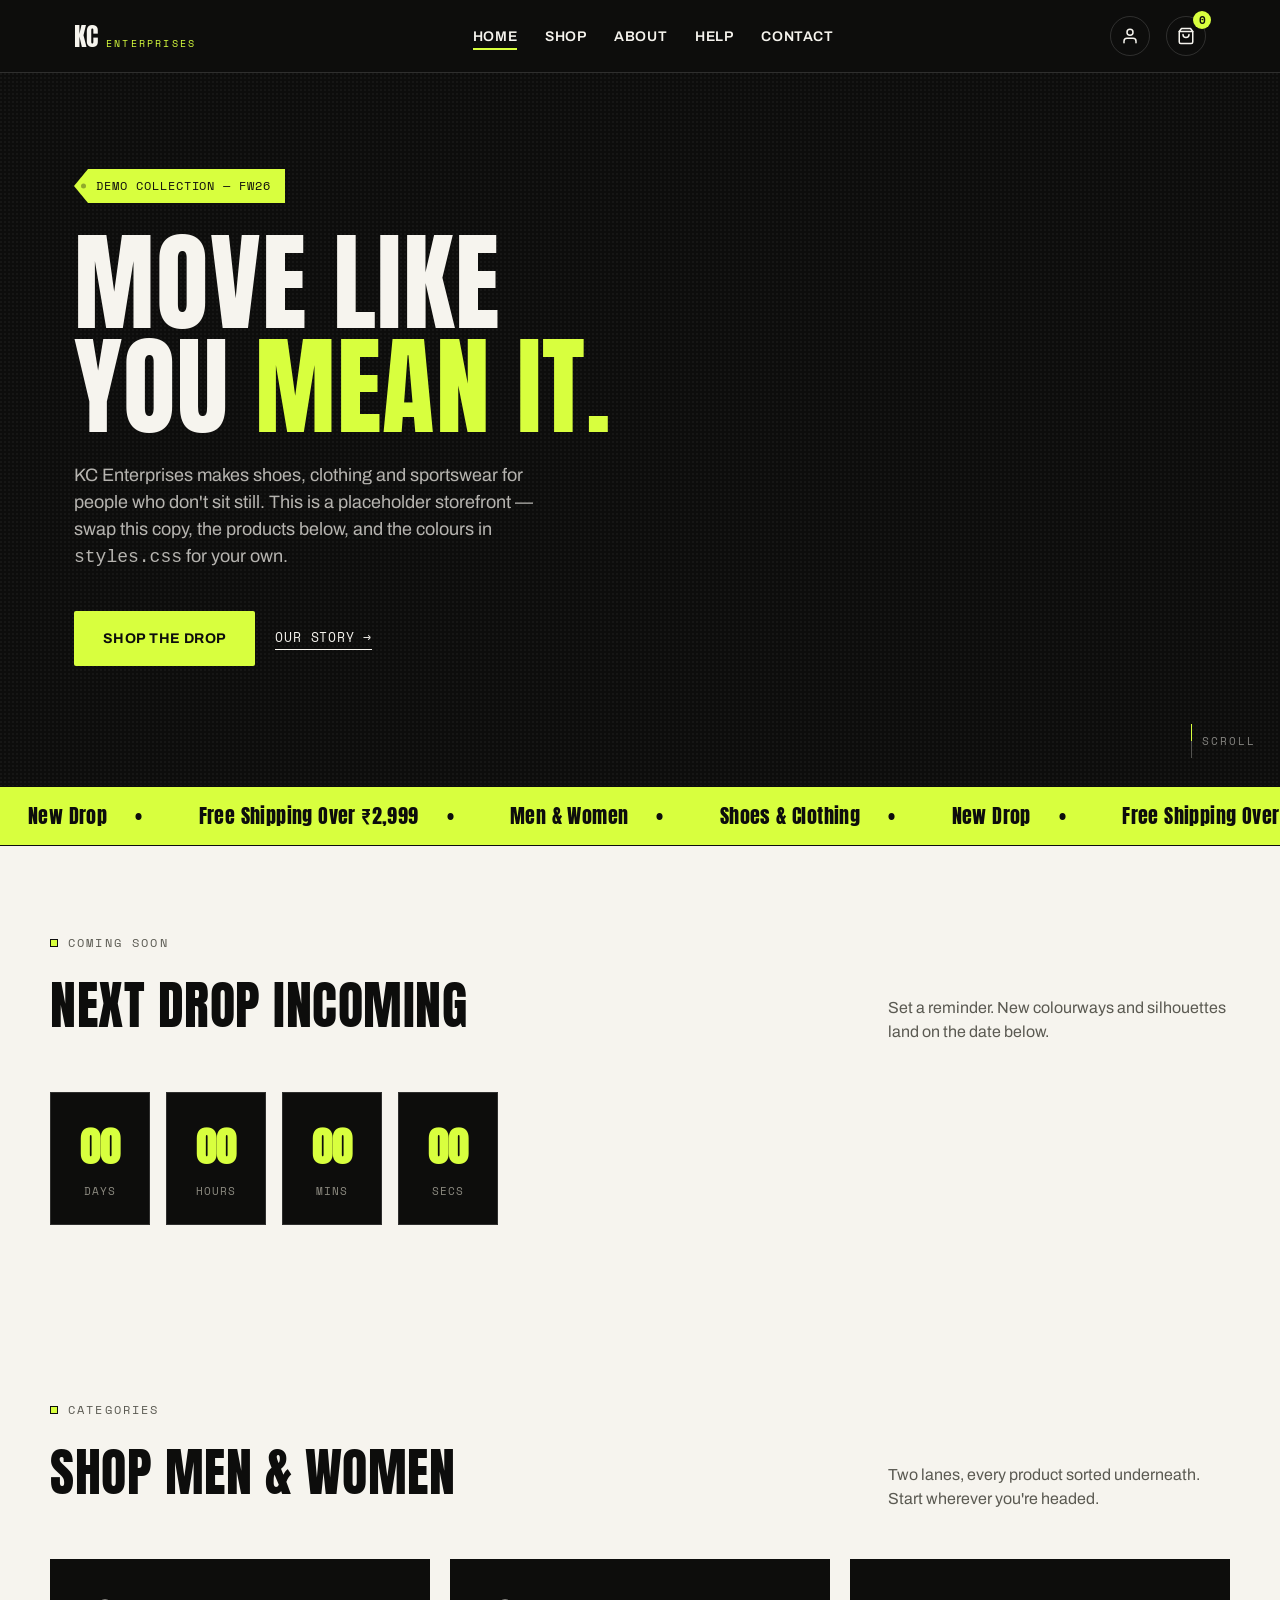
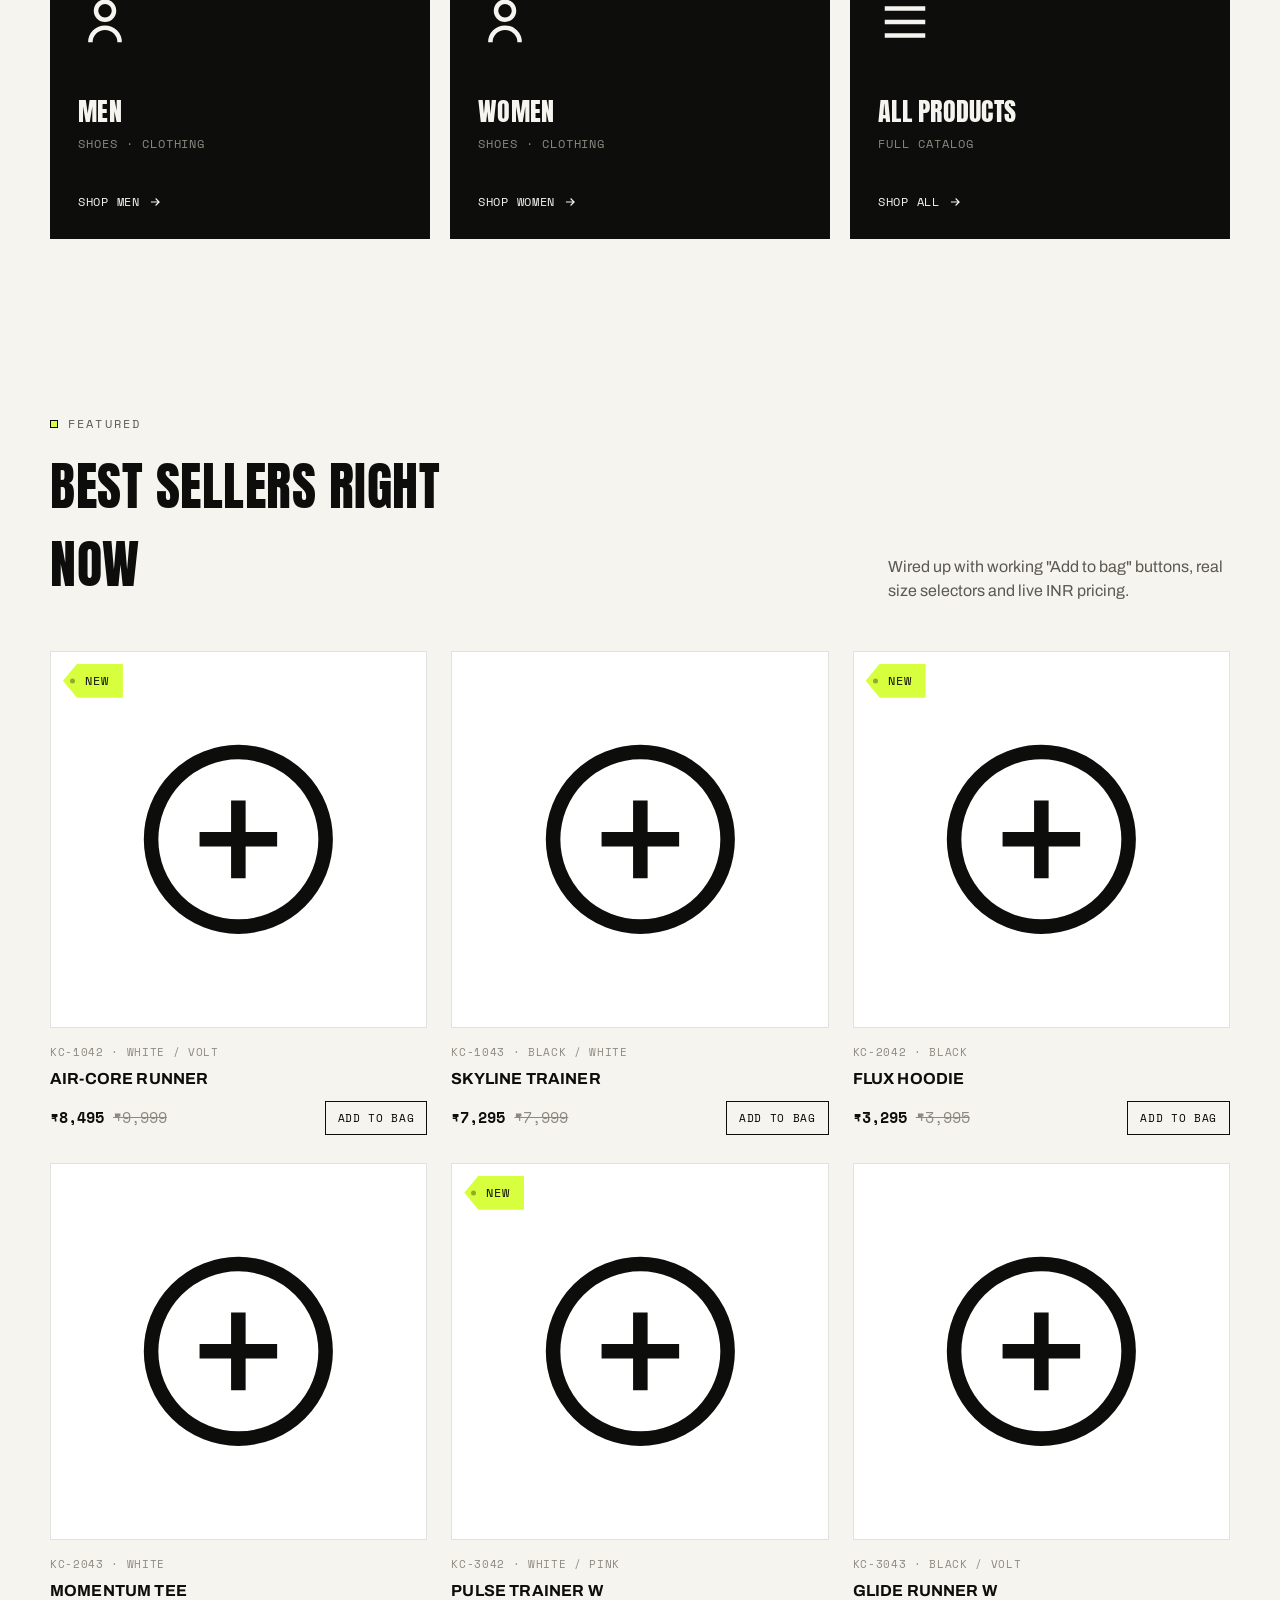
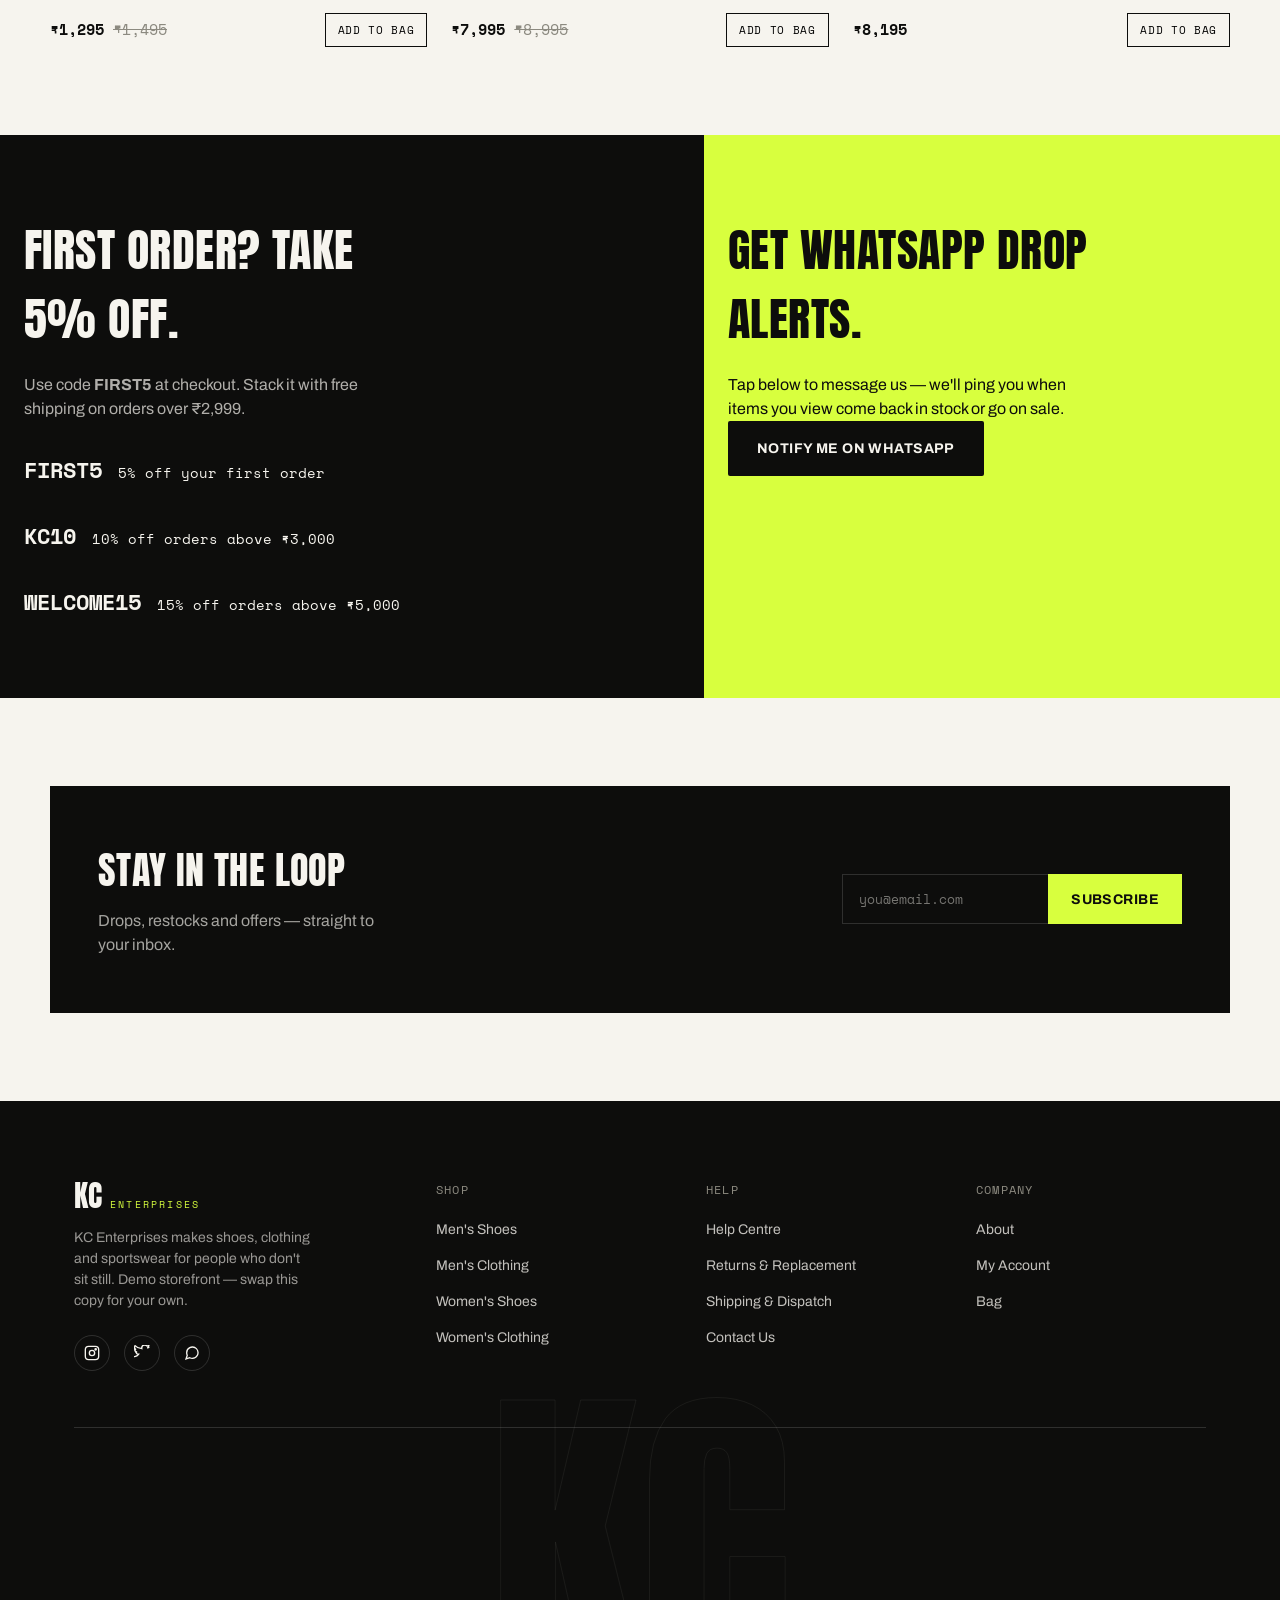
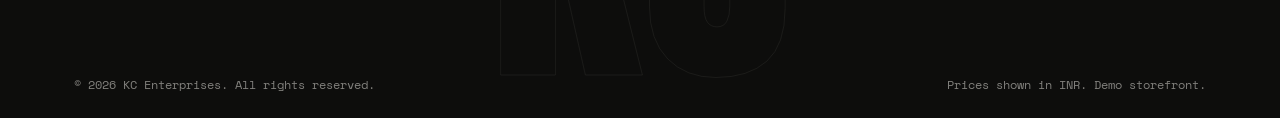
<file: index.html>
<!doctype html>
<html lang="en">
<head>
<meta charset="UTF-8">
<meta name="viewport" content="width=device-width, initial-scale=1.0">
<title>Home — KC Enterprises</title>
<meta name="description" content="KC Enterprises — bold streetwear, shoes and clothing.">
<link rel="icon" href="assets/favicon.svg" type="image/svg+xml">
<link rel="stylesheet" href="assets/styles.css">
</head>
<body>
<a class="skip-link" href="#main">Skip to content</a>
<header class="site-header">
  <nav class="nav container">
    <a href="index.html" class="logo">KC <span>Enterprises</span></a>
    <ul class="nav-links">
      <li><a href="index.html" aria-current="page">Home</a></li>
      <li><a href="shop.html" >Shop</a></li>
      <li><a href="about.html" >About</a></li>
      <li><a href="help-centre.html" >Help</a></li>
      <li><a href="contact.html" >Contact</a></li>
    </ul>
    <div class="nav-actions">
      <a href="account.html" class="bag-btn" aria-label="Account" title="Account">
        <svg viewBox="0 0 24 24" fill="none" stroke-width="2" stroke-linecap="round" stroke-linejoin="round"><path d="M20 21v-2a4 4 0 0 0-4-4H8a4 4 0 0 0-4 4v2"/><circle cx="12" cy="7" r="4"/></svg>
      </a>
      <a href="cart.html" class="bag-btn" aria-label="Bag" title="Bag">
        <svg viewBox="0 0 24 24" fill="none" stroke-width="2" stroke-linecap="round" stroke-linejoin="round"><path d="M6 2 3 6v14a2 2 0 0 0 2 2h14a2 2 0 0 0 2-2V6l-3-4Z"/><path d="M3 6h18"/><path d="M16 10a4 4 0 0 1-8 0"/></svg>
        <span class="bag-count">0</span>
      </a>
      <button class="nav-toggle" aria-expanded="false" aria-label="Toggle menu"><span></span><span></span><span></span></button>
    </div>
  </nav>
</header>

<main id="main">
  <section class="hero">
    <div class="hero-inner">
      <span class="tag tag--volt">Demo Collection — FW26</span>
      <h1>Move like<br>you <mark>mean it.</mark></h1>
      <p class="hero-sub">KC Enterprises makes shoes, clothing and sportswear for people who don't sit still. This is a placeholder storefront — swap this copy, the products below, and the colours in <code>styles.css</code> for your own.</p>
      <div class="hero-actions">
        <a href="shop.html" class="btn btn--volt">Shop the drop</a>
        <a href="about.html" class="hero-link">Our story →</a>
      </div>
    </div>
    <div class="scroll-cue"><span></span>Scroll</div>
  </section>

  <div class="marquee"><div class="marquee-track">
    <span>New Drop</span><span>Free Shipping Over ₹2,999</span><span>Men &amp; Women</span><span>Shoes &amp; Clothing</span>
    <span>New Drop</span><span>Free Shipping Over ₹2,999</span><span>Men &amp; Women</span><span>Shoes &amp; Clothing</span>
  </div></div>

  <section class="section container reveal" id="next-drop">
    <div class="section-head">
      <div><span class="eyebrow">Coming Soon</span><h2>Next drop incoming</h2></div>
      <p>Set a reminder. New colourways and silhouettes land on the date below.</p>
    </div>
    <div class="drop-countdown" id="dropCountdown" data-drop-date="2026-08-15T09:00:00+05:30">
      <div class="drop-box"><b id="cdDays">00</b><span>Days</span></div>
      <div class="drop-box"><b id="cdHours">00</b><span>Hours</span></div>
      <div class="drop-box"><b id="cdMins">00</b><span>Mins</span></div>
      <div class="drop-box"><b id="cdSecs">00</b><span>Secs</span></div>
    </div>
  </section>

  <section class="section container reveal">
    <div class="section-head">
      <div><span class="eyebrow">Categories</span><h2>Shop men &amp; women</h2></div>
      <p>Two lanes, every product sorted underneath. Start wherever you're headed.</p>
    </div>
    <div class="cat-grid">
      <a href="shop.html?gender=men" class="cat-card">
        <svg viewBox="0 0 24 24" fill="none" stroke-width="2"><circle cx="12" cy="7" r="4"/><path d="M5.5 21a6.5 6.5 0 0 1 13 0"/></svg>
        <div><h3>Men</h3><span class="cat-count">Shoes · Clothing</span></div>
        <span class="cat-link">Shop Men <svg viewBox="0 0 24 24" fill="none" stroke-width="2"><path d="M5 12h14M13 6l6 6-6 6"/></svg></span>
      </a>
      <a href="shop.html?gender=women" class="cat-card">
        <svg viewBox="0 0 24 24" fill="none" stroke-width="2"><circle cx="12" cy="7" r="4"/><path d="M5.5 21a6.5 6.5 0 0 1 13 0"/></svg>
        <div><h3>Women</h3><span class="cat-count">Shoes · Clothing</span></div>
        <span class="cat-link">Shop Women <svg viewBox="0 0 24 24" fill="none" stroke-width="2"><path d="M5 12h14M13 6l6 6-6 6"/></svg></span>
      </a>
      <a href="shop.html" class="cat-card">
        <svg viewBox="0 0 24 24" fill="none" stroke-width="2"><path d="M3 12h18M3 6h18M3 18h18"/></svg>
        <div><h3>All Products</h3><span class="cat-count">Full Catalog</span></div>
        <span class="cat-link">Shop All <svg viewBox="0 0 24 24" fill="none" stroke-width="2"><path d="M5 12h14M13 6l6 6-6 6"/></svg></span>
      </a>
    </div>
  </section>

  <section class="section container reveal">
    <div class="section-head">
      <div><span class="eyebrow">Featured</span><h2>Best sellers right now</h2></div>
      <p>Wired up with working "Add to bag" buttons, real size selectors and live INR pricing.</p>
    </div>
    <div class="product-grid" id="featuredGrid"></div>
  </section>

  <section class="promo reveal">
    <div class="promo-panel promo-panel--ink">
      <h2>First order? Take 5% off.</h2>
      <p>Use code <strong>FIRST5</strong> at checkout. Stack it with free shipping on orders over ₹2,999.</p>
      <ul class="promo-list">
        <li><b>FIRST5</b><span>5% off your first order</span></li>
        <li><b>KC10</b><span>10% off orders above ₹3,000</span></li>
        <li><b>WELCOME15</b><span>15% off orders above ₹5,000</span></li>
      </ul>
    </div>
    <div class="promo-panel promo-panel--volt">
      <h2>Get WhatsApp drop alerts.</h2>
      <p>Tap below to message us — we'll ping you when items you view come back in stock or go on sale.</p>
      <a href="#" id="waOptIn" class="btn btn--ink">Notify me on WhatsApp</a>
    </div>
  </section>

  <section class="section container">
    <div class="newsletter-box reveal">
      <div class="newsletter-copy"><h2>Stay in the loop</h2><p>Drops, restocks and offers — straight to your inbox.</p></div>
      <form class="newsletter-form">
        <input type="email" placeholder="you@email.com" required>
        <button class="btn btn--volt" type="submit">Subscribe</button>
      </form>
    </div>
  </section>
</main>

<footer class="site-footer">
  <div class="container">
    <div class="footer-grid">
      <div class="footer-brand">
        <a href="index.html" class="logo">KC <span>Enterprises</span></a>
        <p>KC Enterprises makes shoes, clothing and sportswear for people who don't sit still. Demo storefront — swap this copy for your own.</p>
        <div class="footer-social">
          <a href="#" aria-label="Instagram"><svg viewBox="0 0 24 24" fill="none" stroke-width="2"><rect x="2" y="2" width="20" height="20" rx="5"/><circle cx="12" cy="12" r="4"/><circle cx="17.5" cy="6.5" r="1"/></svg></a>
          <a href="#" aria-label="Twitter"><svg viewBox="0 0 24 24" fill="none" stroke-width="2"><path d="M23 3a10.9 10.9 0 0 1-3.14 1.53A4.48 4.48 0 0 0 22.4.36a9.09 9.09 0 0 1-2.88 1.1A4.52 4.52 0 0 0 16.11 0c-2.5 0-4.52 2.02-4.52 4.52 0 .35.04.69.11 1.02C7.69 5.4 4.07 3.48 1.64.9a4.48 4.48 0 0 0 1.4 6.04A4.48 4.48 0 0 1 1 6.13v.06c0 2.2 1.56 4.03 3.64 4.46-.38.1-.78.16-1.2.16-.29 0-.57-.03-.85-.08.58 1.8 2.26 3.12 4.25 3.15A9.06 9.06 0 0 1 1 17.54 9.06 9.06 0 0 1 0 17.5"/></svg></a>
          <a href="#" aria-label="WhatsApp"><svg viewBox="0 0 24 24" fill="none" stroke-width="2"><path d="M21 11.5a8.38 8.38 0 0 1-.9 3.8 8.5 8.5 0 0 1-7.6 4.7 8.38 8.38 0 0 1-3.8-.9L3 21l1.9-5.7a8.38 8.38 0 0 1-.9-3.8 8.5 8.5 0 0 1 4.7-7.6 8.38 8.38 0 0 1 3.8-.9h.5a8.48 8.48 0 0 1 8 8v.5z"/></svg></a>
        </div>
      </div>
      <div class="footer-col">
        <h4>Shop</h4>
        <ul>
          <li><a href="shop.html?gender=men&cat=shoes">Men's Shoes</a></li>
          <li><a href="shop.html?gender=men&cat=clothing">Men's Clothing</a></li>
          <li><a href="shop.html?gender=women&cat=shoes">Women's Shoes</a></li>
          <li><a href="shop.html?gender=women&cat=clothing">Women's Clothing</a></li>
        </ul>
      </div>
      <div class="footer-col">
        <h4>Help</h4>
        <ul>
          <li><a href="help-centre.html">Help Centre</a></li>
          <li><a href="help-centre.html#returns">Returns &amp; Replacement</a></li>
          <li><a href="help-centre.html#shipping">Shipping &amp; Dispatch</a></li>
          <li><a href="contact.html">Contact Us</a></li>
        </ul>
      </div>
      <div class="footer-col">
        <h4>Company</h4>
        <ul>
          <li><a href="about.html">About</a></li>
          <li><a href="account.html">My Account</a></li>
          <li><a href="cart.html">Bag</a></li>
        </ul>
      </div>
    </div>
    <div class="footer-watermark">KC</div>
    <div class="footer-bottom container">
      <span>© 2026 KC Enterprises. All rights reserved.</span>
      <span>Prices shown in INR. Demo storefront.</span>
    </div>
  </div>
</footer>
<script src="assets/products.js"></script>
<script src="assets/cart.js"></script>
<script src="assets/main.js"></script>
</body>
</html>
</file>
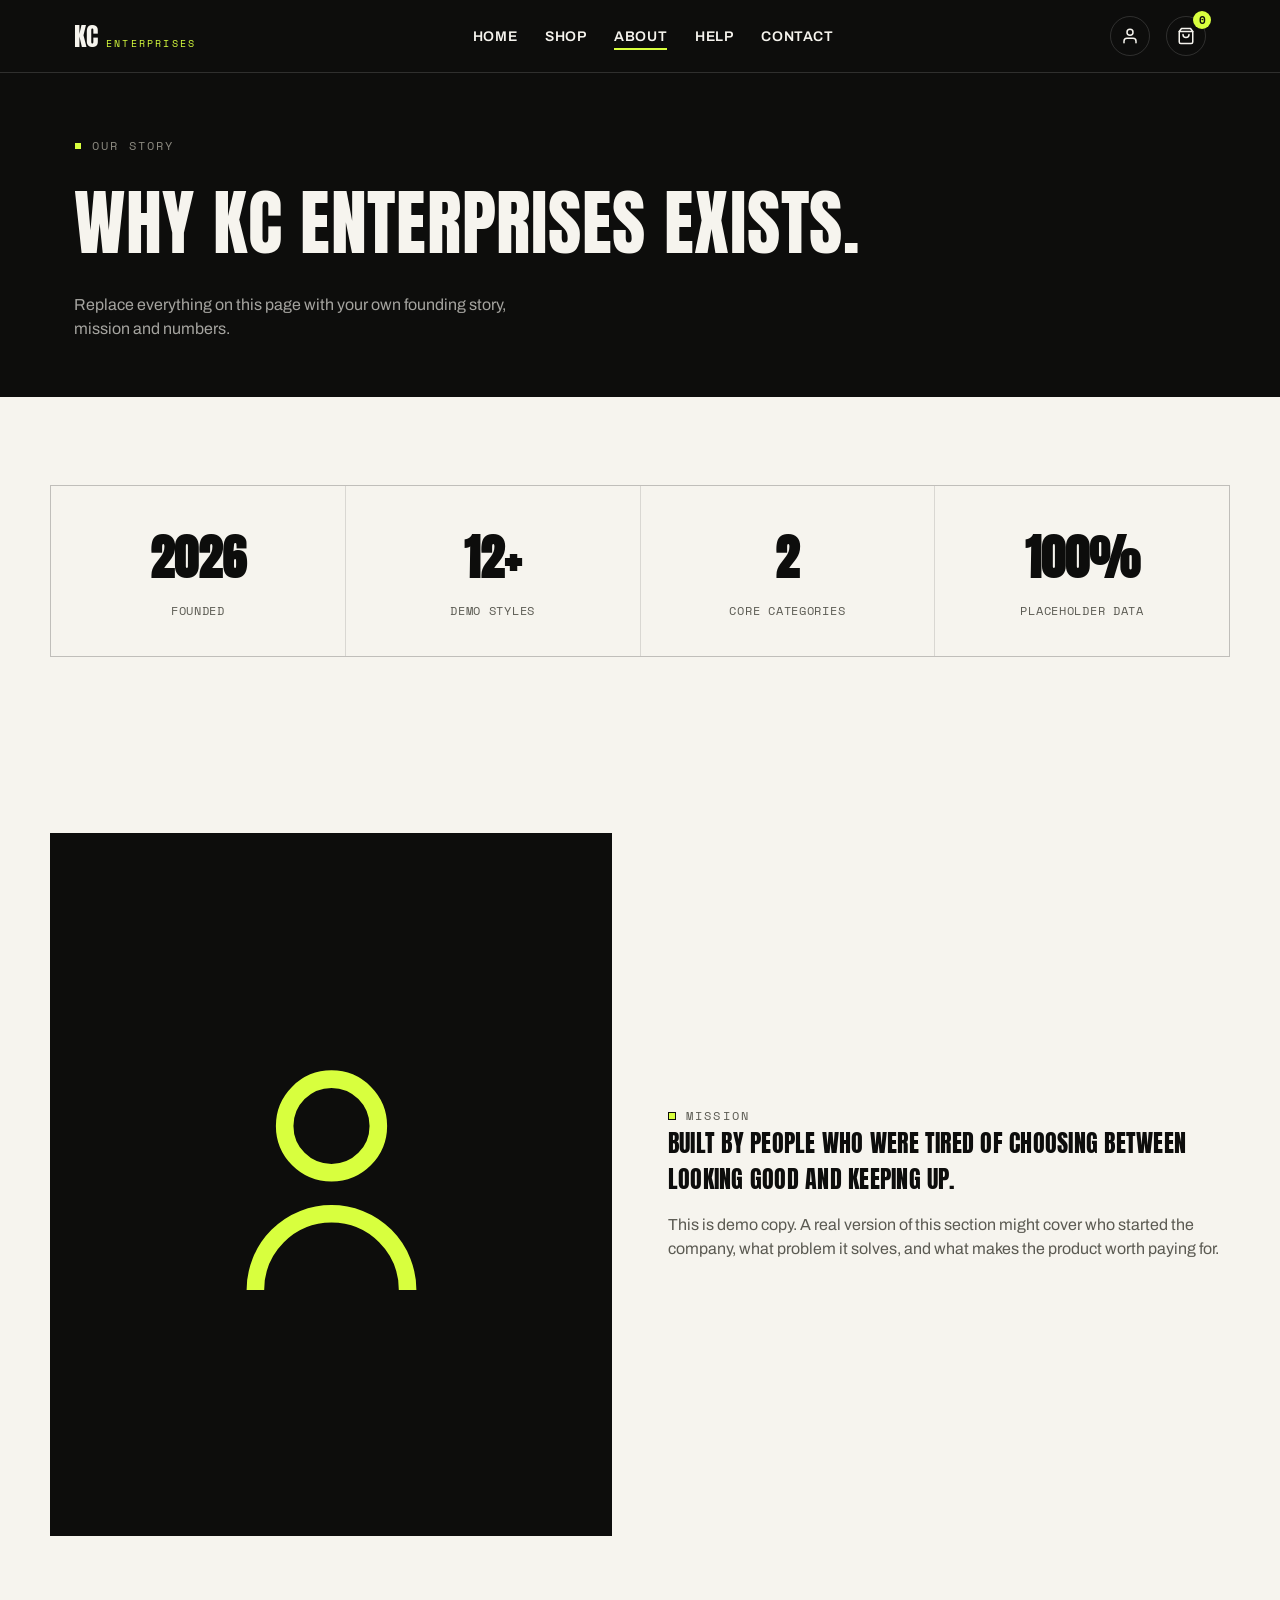
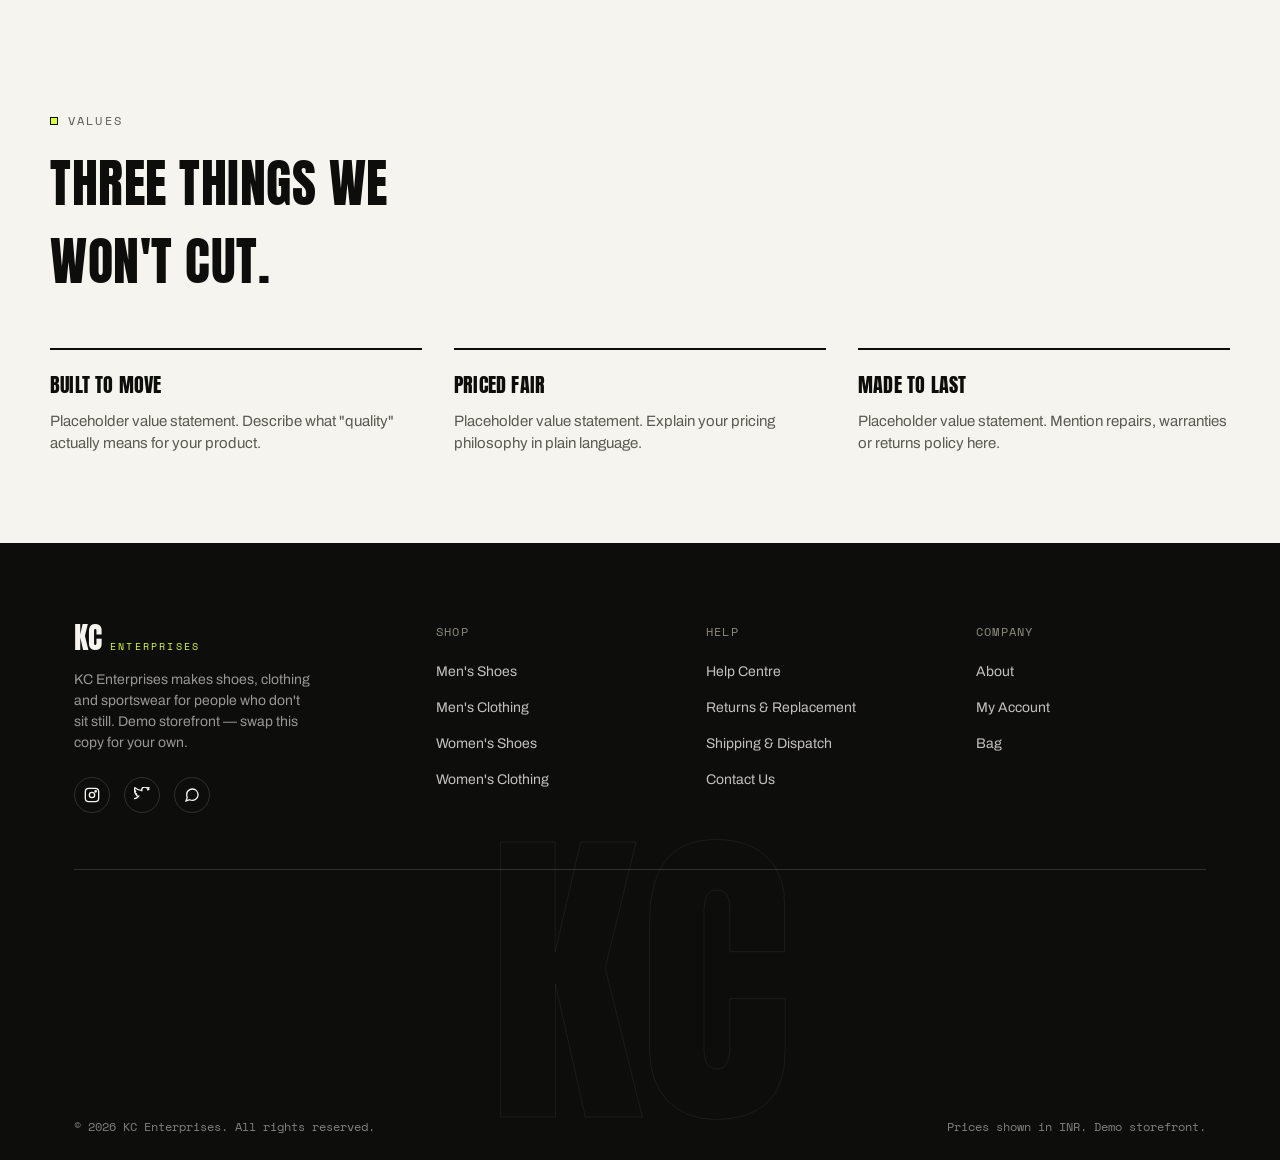
<file: about.html>
<!doctype html>
<html lang="en">
<head>
<meta charset="UTF-8">
<meta name="viewport" content="width=device-width, initial-scale=1.0">
<title>About — KC Enterprises</title>
<meta name="description" content="About KC Enterprises.">
<link rel="icon" href="assets/favicon.svg" type="image/svg+xml">
<link rel="stylesheet" href="assets/styles.css">
</head>
<body>
<a class="skip-link" href="#main">Skip to content</a>
<header class="site-header">
  <nav class="nav container">
    <a href="index.html" class="logo">KC <span>Enterprises</span></a>
    <ul class="nav-links">
      <li><a href="index.html" >Home</a></li>
      <li><a href="shop.html" >Shop</a></li>
      <li><a href="about.html" aria-current="page">About</a></li>
      <li><a href="help-centre.html" >Help</a></li>
      <li><a href="contact.html" >Contact</a></li>
    </ul>
    <div class="nav-actions">
      <a href="account.html" class="bag-btn" aria-label="Account" title="Account">
        <svg viewBox="0 0 24 24" fill="none" stroke-width="2" stroke-linecap="round" stroke-linejoin="round"><path d="M20 21v-2a4 4 0 0 0-4-4H8a4 4 0 0 0-4 4v2"/><circle cx="12" cy="7" r="4"/></svg>
      </a>
      <a href="cart.html" class="bag-btn" aria-label="Bag" title="Bag">
        <svg viewBox="0 0 24 24" fill="none" stroke-width="2" stroke-linecap="round" stroke-linejoin="round"><path d="M6 2 3 6v14a2 2 0 0 0 2 2h14a2 2 0 0 0 2-2V6l-3-4Z"/><path d="M3 6h18"/><path d="M16 10a4 4 0 0 1-8 0"/></svg>
        <span class="bag-count">0</span>
      </a>
      <button class="nav-toggle" aria-expanded="false" aria-label="Toggle menu"><span></span><span></span><span></span></button>
    </div>
  </nav>
</header>

<main id="main">
  <section class="page-header">
    <div class="container">
      <span class="eyebrow">Our Story</span>
      <h1>Why KC Enterprises exists.</h1>
      <p>Replace everything on this page with your own founding story, mission and numbers.</p>
    </div>
  </section>

  <section class="section container">
    <div class="stat-grid reveal">
      <div class="stat-cell"><b>2026</b><span>Founded</span></div>
      <div class="stat-cell"><b>12+</b><span>Demo styles</span></div>
      <div class="stat-cell"><b>2</b><span>Core categories</span></div>
      <div class="stat-cell"><b>100%</b><span>Placeholder data</span></div>
    </div>
  </section>

  <section class="section container">
    <div class="about-split reveal">
      <div class="about-split-figure">
        <svg viewBox="0 0 24 24" fill="none" stroke-width="1.5"><circle cx="12" cy="7" r="4"/><path d="M5.5 21a6.5 6.5 0 0 1 13 0"/></svg>
      </div>
      <div>
        <span class="eyebrow">Mission</span>
        <h2>Built by people who were tired of choosing between looking good and keeping up.</h2>
        <p style="margin-top:16px; color:var(--ash-dark);">This is demo copy. A real version of this section might cover who started the company, what problem it solves, and what makes the product worth paying for.</p>
      </div>
    </div>
  </section>

  <section class="section container">
    <div class="section-head"><div><span class="eyebrow">Values</span><h2>Three things we won't cut.</h2></div></div>
    <div class="value-grid reveal">
      <div class="value-card"><h3>Built to move</h3><p>Placeholder value statement. Describe what "quality" actually means for your product.</p></div>
      <div class="value-card"><h3>Priced fair</h3><p>Placeholder value statement. Explain your pricing philosophy in plain language.</p></div>
      <div class="value-card"><h3>Made to last</h3><p>Placeholder value statement. Mention repairs, warranties or returns policy here.</p></div>
    </div>
  </section>
</main>

<footer class="site-footer">
  <div class="container">
    <div class="footer-grid">
      <div class="footer-brand">
        <a href="index.html" class="logo">KC <span>Enterprises</span></a>
        <p>KC Enterprises makes shoes, clothing and sportswear for people who don't sit still. Demo storefront — swap this copy for your own.</p>
        <div class="footer-social">
          <a href="#" aria-label="Instagram"><svg viewBox="0 0 24 24" fill="none" stroke-width="2"><rect x="2" y="2" width="20" height="20" rx="5"/><circle cx="12" cy="12" r="4"/><circle cx="17.5" cy="6.5" r="1"/></svg></a>
          <a href="#" aria-label="Twitter"><svg viewBox="0 0 24 24" fill="none" stroke-width="2"><path d="M23 3a10.9 10.9 0 0 1-3.14 1.53A4.48 4.48 0 0 0 22.4.36a9.09 9.09 0 0 1-2.88 1.1A4.52 4.52 0 0 0 16.11 0c-2.5 0-4.52 2.02-4.52 4.52 0 .35.04.69.11 1.02C7.69 5.4 4.07 3.48 1.64.9a4.48 4.48 0 0 0 1.4 6.04A4.48 4.48 0 0 1 1 6.13v.06c0 2.2 1.56 4.03 3.64 4.46-.38.1-.78.16-1.2.16-.29 0-.57-.03-.85-.08.58 1.8 2.26 3.12 4.25 3.15A9.06 9.06 0 0 1 1 17.54 9.06 9.06 0 0 1 0 17.5"/></svg></a>
          <a href="#" aria-label="WhatsApp"><svg viewBox="0 0 24 24" fill="none" stroke-width="2"><path d="M21 11.5a8.38 8.38 0 0 1-.9 3.8 8.5 8.5 0 0 1-7.6 4.7 8.38 8.38 0 0 1-3.8-.9L3 21l1.9-5.7a8.38 8.38 0 0 1-.9-3.8 8.5 8.5 0 0 1 4.7-7.6 8.38 8.38 0 0 1 3.8-.9h.5a8.48 8.48 0 0 1 8 8v.5z"/></svg></a>
        </div>
      </div>
      <div class="footer-col">
        <h4>Shop</h4>
        <ul>
          <li><a href="shop.html?gender=men&cat=shoes">Men's Shoes</a></li>
          <li><a href="shop.html?gender=men&cat=clothing">Men's Clothing</a></li>
          <li><a href="shop.html?gender=women&cat=shoes">Women's Shoes</a></li>
          <li><a href="shop.html?gender=women&cat=clothing">Women's Clothing</a></li>
        </ul>
      </div>
      <div class="footer-col">
        <h4>Help</h4>
        <ul>
          <li><a href="help-centre.html">Help Centre</a></li>
          <li><a href="help-centre.html#returns">Returns &amp; Replacement</a></li>
          <li><a href="help-centre.html#shipping">Shipping &amp; Dispatch</a></li>
          <li><a href="contact.html">Contact Us</a></li>
        </ul>
      </div>
      <div class="footer-col">
        <h4>Company</h4>
        <ul>
          <li><a href="about.html">About</a></li>
          <li><a href="account.html">My Account</a></li>
          <li><a href="cart.html">Bag</a></li>
        </ul>
      </div>
    </div>
    <div class="footer-watermark">KC</div>
    <div class="footer-bottom container">
      <span>© 2026 KC Enterprises. All rights reserved.</span>
      <span>Prices shown in INR. Demo storefront.</span>
    </div>
  </div>
</footer>
<script src="assets/products.js"></script>
<script src="assets/cart.js"></script>
<script src="assets/main.js"></script>
</body>
</html>
</file>
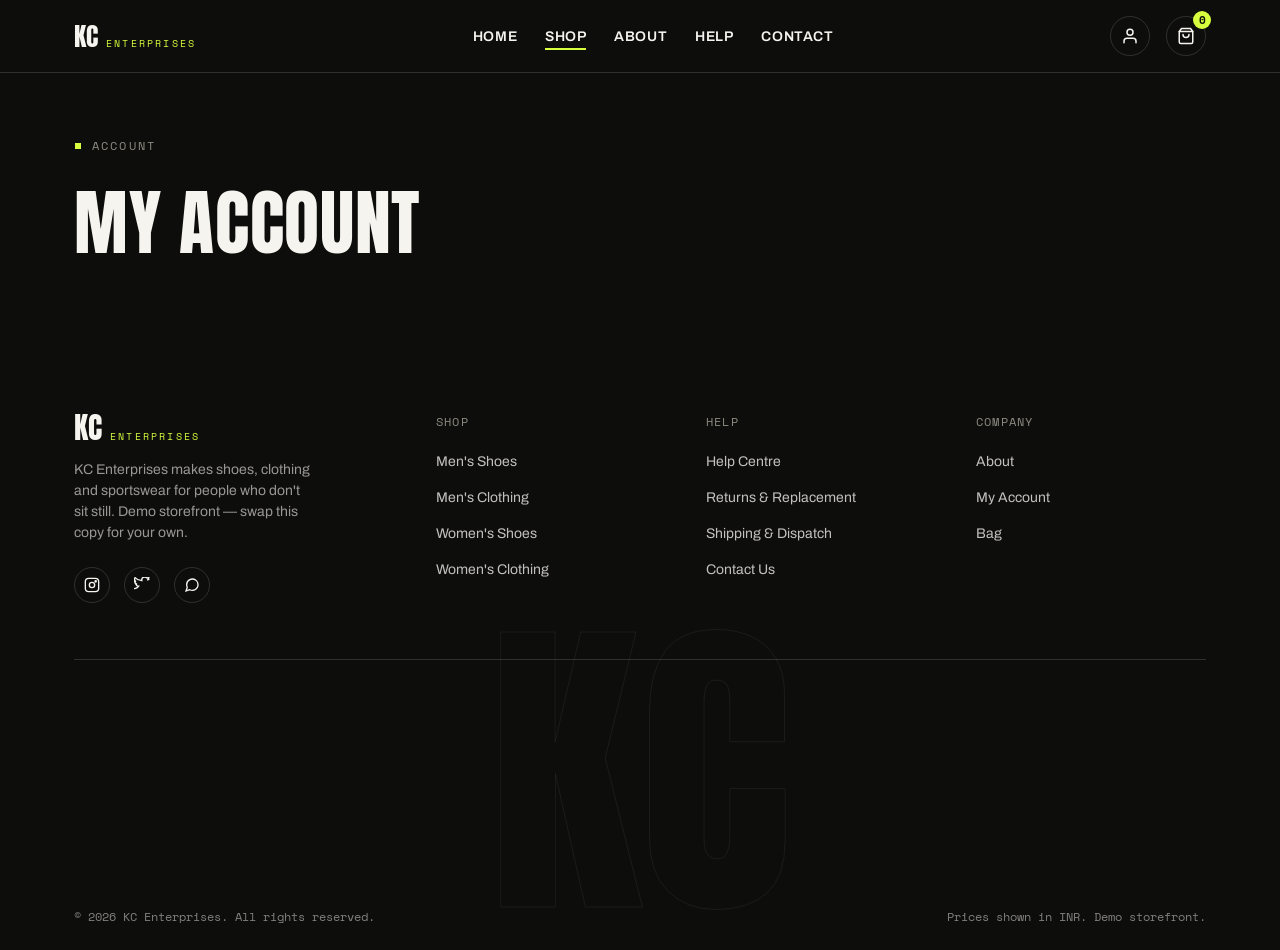
<file: account.html>
<!doctype html>
<html lang="en">
<head>
<meta charset="UTF-8">
<meta name="viewport" content="width=device-width, initial-scale=1.0">
<title>Account — KC Enterprises</title>
<meta name="description" content="Your account — KC Enterprises.">
<link rel="icon" href="assets/favicon.svg" type="image/svg+xml">
<link rel="stylesheet" href="assets/styles.css">
</head>
<body>
<a class="skip-link" href="#main">Skip to content</a>
<header class="site-header">
  <nav class="nav container">
    <a href="index.html" class="logo">KC <span>Enterprises</span></a>
    <ul class="nav-links">
      <li><a href="index.html" >Home</a></li>
      <li><a href="shop.html" aria-current="page">Shop</a></li>
      <li><a href="about.html" >About</a></li>
      <li><a href="help-centre.html" >Help</a></li>
      <li><a href="contact.html" >Contact</a></li>
    </ul>
    <div class="nav-actions">
      <a href="account.html" class="bag-btn" aria-label="Account" title="Account">
        <svg viewBox="0 0 24 24" fill="none" stroke-width="2" stroke-linecap="round" stroke-linejoin="round"><path d="M20 21v-2a4 4 0 0 0-4-4H8a4 4 0 0 0-4 4v2"/><circle cx="12" cy="7" r="4"/></svg>
      </a>
      <a href="cart.html" class="bag-btn" aria-label="Bag" title="Bag">
        <svg viewBox="0 0 24 24" fill="none" stroke-width="2" stroke-linecap="round" stroke-linejoin="round"><path d="M6 2 3 6v14a2 2 0 0 0 2 2h14a2 2 0 0 0 2-2V6l-3-4Z"/><path d="M3 6h18"/><path d="M16 10a4 4 0 0 1-8 0"/></svg>
        <span class="bag-count">0</span>
      </a>
      <button class="nav-toggle" aria-expanded="false" aria-label="Toggle menu"><span></span><span></span><span></span></button>
    </div>
  </nav>
</header>

<main id="main">
  <section class="page-header">
    <div class="container">
      <span class="eyebrow">Account</span>
      <h1>My Account</h1>
    </div>
  </section>

  <div class="container" id="accountRoot"></div>
</main>

<template id="loginTpl">
  <div class="account-login">
    <h2>Sign in / Create account</h2>
    <p class="ash-text">Enter your name and email or phone number. Demo storefront — no password or OTP, see README for adding real auth.</p>
    <form id="loginForm" class="checkout-form" style="max-width:420px;">
      <div class="field"><label for="loginName">Full Name</label><input id="loginName" required></div>
      <div class="field"><label for="loginContact">Email or Phone</label><input id="loginContact" required placeholder="you@email.com or +91 9XXXXXXXXX"></div>
      <button class="btn btn--ink btn--block" type="submit">Continue</button>
    </form>
  </div>
</template>

<template id="dashboardTpl">
  <div class="account-dashboard">
    <div class="account-summary">
      <div>
        <h2 data-bind="welcome"></h2>
        <p class="ash-text" data-bind="contact"></p>
      </div>
      <button class="btn btn--outline btn--small" id="logoutBtn">Log out</button>
    </div>

    <section class="checkout-section">
      <h3>Order History</h3>
      <div id="orderHistoryList"></div>
    </section>

    <section class="checkout-section">
      <h3>Recent Activity (WhatsApp alert log)</h3>
      <p class="ash-text">Demo log standing in for real WhatsApp messages — see README "WhatsApp automation".</p>
      <div id="waLogList"></div>
    </section>
  </div>
</template>

<script>
(function () {
  var root = document.getElementById('accountRoot');

  function fmtDate(iso) {
    var d = new Date(iso);
    return d.toLocaleDateString('en-IN', { day: '2-digit', month: 'short', year: 'numeric' }) + ' · ' + d.toLocaleTimeString('en-IN', { hour: '2-digit', minute: '2-digit' });
  }

  function renderDashboard(user) {
    var tpl = document.getElementById('dashboardTpl').content.cloneNode(true);
    root.innerHTML = '';
    root.appendChild(tpl);
    root.querySelector('[data-bind="welcome"]').textContent = 'Welcome, ' + user.name;
    root.querySelector('[data-bind="contact"]').textContent = user.contact;

    var orders = getOrders();
    var orderList = document.getElementById('orderHistoryList');
    orderList.innerHTML = orders.length ? orders.map(function (o) {
      return '<div class="order-card">' +
        '<div class="order-card-head"><span>' + o.id + '</span><span>' + fmtDate(o.date) + '</span></div>' +
        '<p class="order-card-status">' + o.status + ' · ' + o.paymentMethod.toUpperCase() + '</p>' +
        '<ul class="order-card-items">' + o.lines.map(function (l) { return '<li>' + l.qty + ' × ' + l.name + ' (Size ' + l.size + ')</li>'; }).join('') + '</ul>' +
        '<div class="order-card-total">Total: ' + formatINR(o.total) + '</div>' +
      '</div>';
    }).join('') : '<p class="empty-state is-visible">No orders yet. <a href="shop.html">Start shopping →</a></p>';

    var waLogList = document.getElementById('waLogList');
    var log = getWaLog();
    waLogList.innerHTML = log.length ? log.slice(0, 15).map(function (e) {
      var label = e.type === 'viewed' ? 'Viewed' : e.type === 'added_to_bag' ? 'Added to bag' : 'Order placed';
      return '<div class="wa-log-row"><span>' + label + (e.product ? ': ' + e.product : '') + (e.orderId ? ' (' + e.orderId + ')' : '') + '</span><span class="ash-text">' + fmtDate(e.time) + '</span></div>';
    }).join('') : '<p class="ash-text">No activity yet.</p>';

    document.getElementById('logoutBtn').addEventListener('click', function () { logoutUser(); boot(); });
  }

  function renderLogin() {
    var tpl = document.getElementById('loginTpl').content.cloneNode(true);
    root.innerHTML = '';
    root.appendChild(tpl);
    document.getElementById('loginForm').addEventListener('submit', function (e) {
      e.preventDefault();
      var name = document.getElementById('loginName').value.trim();
      var contact = document.getElementById('loginContact').value.trim();
      if (!name || !contact) return;
      var user = loginUser(name, contact);
      renderDashboard(user);
    });
  }

  function boot() {
    var user = getUser();
    if (user) renderDashboard(user); else renderLogin();
  }
  boot();
})();
</script>

<footer class="site-footer">
  <div class="container">
    <div class="footer-grid">
      <div class="footer-brand">
        <a href="index.html" class="logo">KC <span>Enterprises</span></a>
        <p>KC Enterprises makes shoes, clothing and sportswear for people who don't sit still. Demo storefront — swap this copy for your own.</p>
        <div class="footer-social">
          <a href="#" aria-label="Instagram"><svg viewBox="0 0 24 24" fill="none" stroke-width="2"><rect x="2" y="2" width="20" height="20" rx="5"/><circle cx="12" cy="12" r="4"/><circle cx="17.5" cy="6.5" r="1"/></svg></a>
          <a href="#" aria-label="Twitter"><svg viewBox="0 0 24 24" fill="none" stroke-width="2"><path d="M23 3a10.9 10.9 0 0 1-3.14 1.53A4.48 4.48 0 0 0 22.4.36a9.09 9.09 0 0 1-2.88 1.1A4.52 4.52 0 0 0 16.11 0c-2.5 0-4.52 2.02-4.52 4.52 0 .35.04.69.11 1.02C7.69 5.4 4.07 3.48 1.64.9a4.48 4.48 0 0 0 1.4 6.04A4.48 4.48 0 0 1 1 6.13v.06c0 2.2 1.56 4.03 3.64 4.46-.38.1-.78.16-1.2.16-.29 0-.57-.03-.85-.08.58 1.8 2.26 3.12 4.25 3.15A9.06 9.06 0 0 1 1 17.54 9.06 9.06 0 0 1 0 17.5"/></svg></a>
          <a href="#" aria-label="WhatsApp"><svg viewBox="0 0 24 24" fill="none" stroke-width="2"><path d="M21 11.5a8.38 8.38 0 0 1-.9 3.8 8.5 8.5 0 0 1-7.6 4.7 8.38 8.38 0 0 1-3.8-.9L3 21l1.9-5.7a8.38 8.38 0 0 1-.9-3.8 8.5 8.5 0 0 1 4.7-7.6 8.38 8.38 0 0 1 3.8-.9h.5a8.48 8.48 0 0 1 8 8v.5z"/></svg></a>
        </div>
      </div>
      <div class="footer-col">
        <h4>Shop</h4>
        <ul>
          <li><a href="shop.html?gender=men&cat=shoes">Men's Shoes</a></li>
          <li><a href="shop.html?gender=men&cat=clothing">Men's Clothing</a></li>
          <li><a href="shop.html?gender=women&cat=shoes">Women's Shoes</a></li>
          <li><a href="shop.html?gender=women&cat=clothing">Women's Clothing</a></li>
        </ul>
      </div>
      <div class="footer-col">
        <h4>Help</h4>
        <ul>
          <li><a href="help-centre.html">Help Centre</a></li>
          <li><a href="help-centre.html#returns">Returns &amp; Replacement</a></li>
          <li><a href="help-centre.html#shipping">Shipping &amp; Dispatch</a></li>
          <li><a href="contact.html">Contact Us</a></li>
        </ul>
      </div>
      <div class="footer-col">
        <h4>Company</h4>
        <ul>
          <li><a href="about.html">About</a></li>
          <li><a href="account.html">My Account</a></li>
          <li><a href="cart.html">Bag</a></li>
        </ul>
      </div>
    </div>
    <div class="footer-watermark">KC</div>
    <div class="footer-bottom container">
      <span>© 2026 KC Enterprises. All rights reserved.</span>
      <span>Prices shown in INR. Demo storefront.</span>
    </div>
  </div>
</footer>
<script src="assets/products.js"></script>
<script src="assets/cart.js"></script>
<script src="assets/main.js"></script>
</body>
</html>
</file>
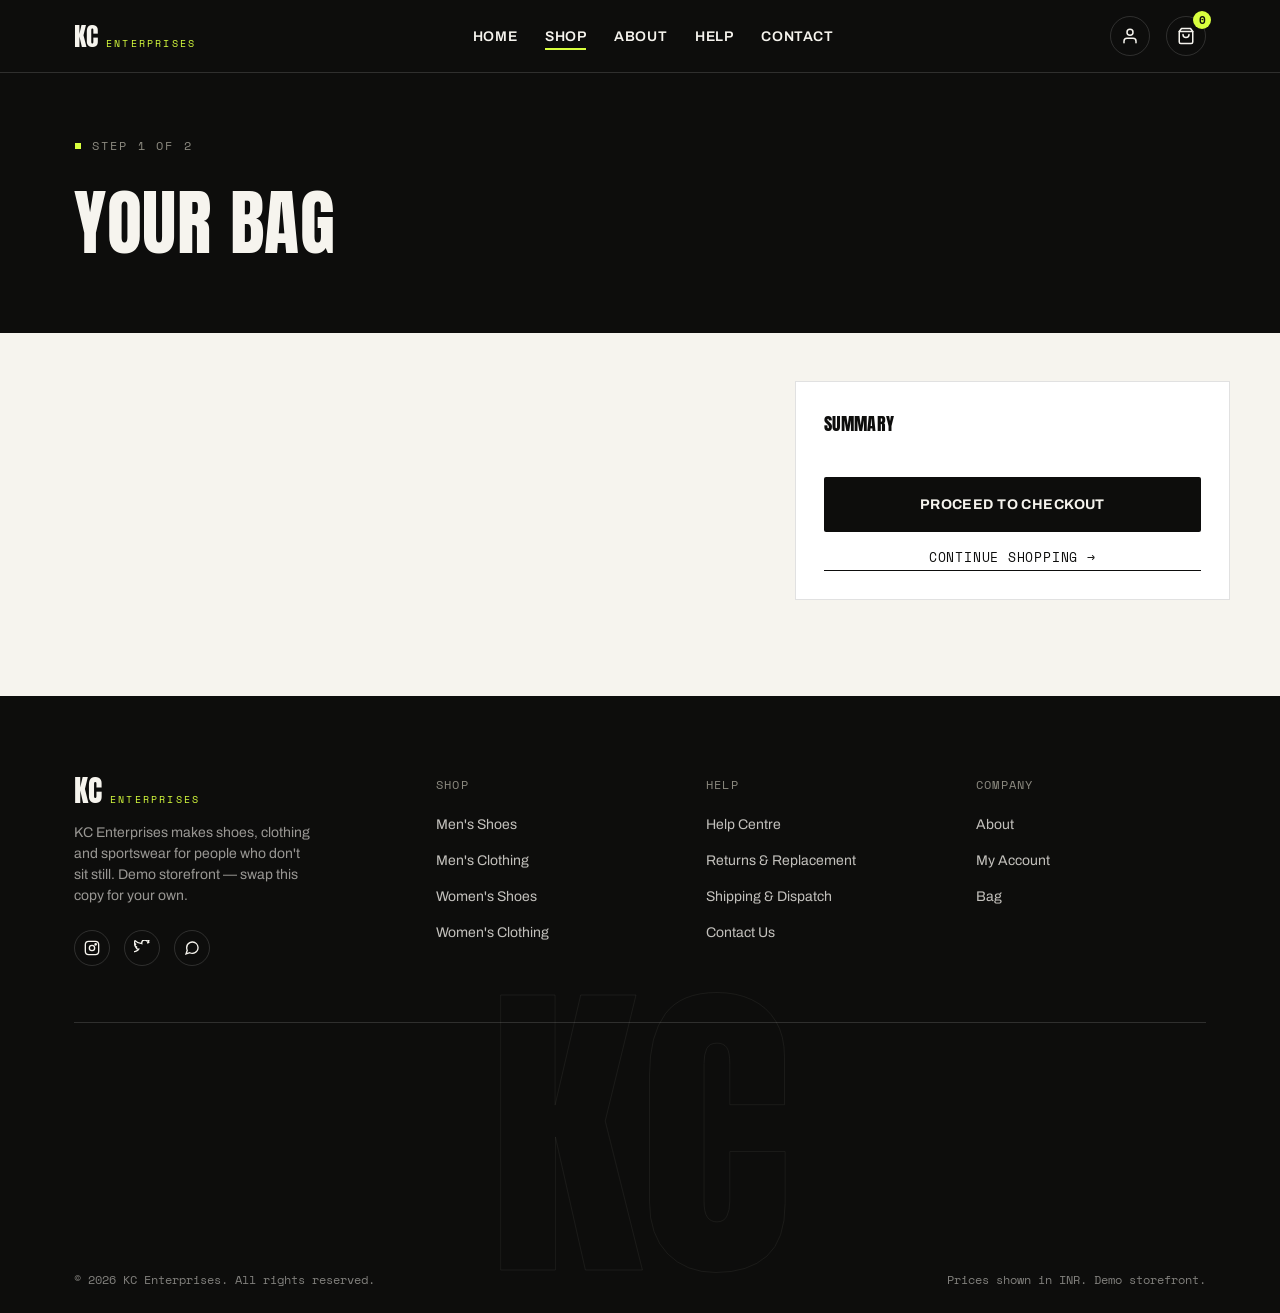
<file: cart.html>
<!doctype html>
<html lang="en">
<head>
<meta charset="UTF-8">
<meta name="viewport" content="width=device-width, initial-scale=1.0">
<title>Bag — KC Enterprises</title>
<meta name="description" content="Your shopping bag — KC Enterprises.">
<link rel="icon" href="assets/favicon.svg" type="image/svg+xml">
<link rel="stylesheet" href="assets/styles.css">
</head>
<body>
<a class="skip-link" href="#main">Skip to content</a>
<header class="site-header">
  <nav class="nav container">
    <a href="index.html" class="logo">KC <span>Enterprises</span></a>
    <ul class="nav-links">
      <li><a href="index.html" >Home</a></li>
      <li><a href="shop.html" aria-current="page">Shop</a></li>
      <li><a href="about.html" >About</a></li>
      <li><a href="help-centre.html" >Help</a></li>
      <li><a href="contact.html" >Contact</a></li>
    </ul>
    <div class="nav-actions">
      <a href="account.html" class="bag-btn" aria-label="Account" title="Account">
        <svg viewBox="0 0 24 24" fill="none" stroke-width="2" stroke-linecap="round" stroke-linejoin="round"><path d="M20 21v-2a4 4 0 0 0-4-4H8a4 4 0 0 0-4 4v2"/><circle cx="12" cy="7" r="4"/></svg>
      </a>
      <a href="cart.html" class="bag-btn" aria-label="Bag" title="Bag">
        <svg viewBox="0 0 24 24" fill="none" stroke-width="2" stroke-linecap="round" stroke-linejoin="round"><path d="M6 2 3 6v14a2 2 0 0 0 2 2h14a2 2 0 0 0 2-2V6l-3-4Z"/><path d="M3 6h18"/><path d="M16 10a4 4 0 0 1-8 0"/></svg>
        <span class="bag-count">0</span>
      </a>
      <button class="nav-toggle" aria-expanded="false" aria-label="Toggle menu"><span></span><span></span><span></span></button>
    </div>
  </nav>
</header>

<main id="main">
  <section class="page-header">
    <div class="container">
      <span class="eyebrow">Step 1 of 2</span>
      <h1>Your Bag</h1>
    </div>
  </section>
  <div class="container checkout-layout">
    <div class="bag-list" id="bagList"></div>
    <aside class="order-summary">
      <h2>Summary</h2>
      <div id="summaryRows"></div>
      <a href="checkout.html" class="btn btn--ink btn--block" id="proceedBtn">Proceed to Checkout</a>
      <a href="shop.html" class="hero-link" style="display:block; margin-top:16px; text-align:center;">Continue shopping →</a>
    </aside>
  </div>
</main>

<script>
(function () {
  function render() {
    var totals = getCartTotals();
    var list = document.getElementById('bagList');
    var summary = document.getElementById('summaryRows');
    var proceed = document.getElementById('proceedBtn');

    if (!totals.lines.length) {
      list.innerHTML = '<p class="empty-state is-visible">Your bag is empty. <a href="shop.html">Continue shopping →</a></p>';
      proceed.classList.add('btn-disabled');
      proceed.addEventListener('click', function (e) { e.preventDefault(); });
    } else {
      list.innerHTML = totals.lines.map(function (l) {
        return '<div class="bag-item">' +
          '<div class="bag-item-figure"><svg viewBox="0 0 24 24" fill="none" stroke-width="1.5"><circle cx="12" cy="12" r="9"/><path d="M8 12h8M12 8v8"/></svg></div>' +
          '<div class="bag-item-body">' +
            '<a href="product.html?id=' + l.id + '" class="bag-item-name">' + l.name + '</a>' +
            '<span class="bag-item-meta">' + (l.gender === 'men' ? "Men's" : "Women's") + ' ' + (l.category === 'shoes' ? 'Shoes' : 'Clothing') + ' · ' + l.colour + '</span>' +
            '<span class="bag-item-meta">Size ' + l.size + '</span>' +
            '<div class="bag-item-qty">' +
              '<button class="qty-btn" data-action="dec" data-id="' + l.id + '" data-size="' + l.size + '">−</button>' +
              '<span>' + l.qty + '</span>' +
              '<button class="qty-btn" data-action="inc" data-id="' + l.id + '" data-size="' + l.size + '">+</button>' +
              '<button class="bag-item-remove" data-id="' + l.id + '" data-size="' + l.size + '">Remove</button>' +
            '</div>' +
          '</div>' +
          '<span class="bag-item-price">' + formatINR(l.price * l.qty) + '</span>' +
        '</div>';
      }).join('');
    }

    summary.innerHTML =
      '<div class="summary-row"><span>Bag Total</span><span>' + formatINR(totals.subtotal + totals.discount) + '</span></div>' +
      (totals.discount > 0 ? '<div class="summary-row summary-row--discount"><span>Discount on MRP</span><span>−' + formatINR(totals.discount) + '</span></div>' : '') +
      '<div class="summary-row"><span>Sub Total</span><span>' + formatINR(totals.subtotal) + '</span></div>' +
      '<div class="summary-row"><span>Shipping</span><span>' + (totals.shipping === 0 ? 'Free' : formatINR(totals.shipping)) + '</span></div>' +
      '<div class="summary-row summary-row--total"><span>You Pay</span><span>' + formatINR(totals.total) + '</span></div>';

    list.querySelectorAll('.qty-btn').forEach(function (btn) {
      btn.addEventListener('click', function () {
        var lines = getCart();
        var line = lines.find(function (l) { return l.id === btn.dataset.id && l.size === btn.dataset.size; });
        if (!line) return;
        var newQty = btn.dataset.action === 'inc' ? line.qty + 1 : line.qty - 1;
        if (newQty <= 0) { removeFromCart(btn.dataset.id, btn.dataset.size); } else { setQty(btn.dataset.id, btn.dataset.size, newQty); }
        render();
      });
    });
    list.querySelectorAll('.bag-item-remove').forEach(function (btn) {
      btn.addEventListener('click', function () { removeFromCart(btn.dataset.id, btn.dataset.size); render(); });
    });
  }
  render();
})();
</script>

<footer class="site-footer">
  <div class="container">
    <div class="footer-grid">
      <div class="footer-brand">
        <a href="index.html" class="logo">KC <span>Enterprises</span></a>
        <p>KC Enterprises makes shoes, clothing and sportswear for people who don't sit still. Demo storefront — swap this copy for your own.</p>
        <div class="footer-social">
          <a href="#" aria-label="Instagram"><svg viewBox="0 0 24 24" fill="none" stroke-width="2"><rect x="2" y="2" width="20" height="20" rx="5"/><circle cx="12" cy="12" r="4"/><circle cx="17.5" cy="6.5" r="1"/></svg></a>
          <a href="#" aria-label="Twitter"><svg viewBox="0 0 24 24" fill="none" stroke-width="2"><path d="M23 3a10.9 10.9 0 0 1-3.14 1.53A4.48 4.48 0 0 0 22.4.36a9.09 9.09 0 0 1-2.88 1.1A4.52 4.52 0 0 0 16.11 0c-2.5 0-4.52 2.02-4.52 4.52 0 .35.04.69.11 1.02C7.69 5.4 4.07 3.48 1.64.9a4.48 4.48 0 0 0 1.4 6.04A4.48 4.48 0 0 1 1 6.13v.06c0 2.2 1.56 4.03 3.64 4.46-.38.1-.78.16-1.2.16-.29 0-.57-.03-.85-.08.58 1.8 2.26 3.12 4.25 3.15A9.06 9.06 0 0 1 1 17.54 9.06 9.06 0 0 1 0 17.5"/></svg></a>
          <a href="#" aria-label="WhatsApp"><svg viewBox="0 0 24 24" fill="none" stroke-width="2"><path d="M21 11.5a8.38 8.38 0 0 1-.9 3.8 8.5 8.5 0 0 1-7.6 4.7 8.38 8.38 0 0 1-3.8-.9L3 21l1.9-5.7a8.38 8.38 0 0 1-.9-3.8 8.5 8.5 0 0 1 4.7-7.6 8.38 8.38 0 0 1 3.8-.9h.5a8.48 8.48 0 0 1 8 8v.5z"/></svg></a>
        </div>
      </div>
      <div class="footer-col">
        <h4>Shop</h4>
        <ul>
          <li><a href="shop.html?gender=men&cat=shoes">Men's Shoes</a></li>
          <li><a href="shop.html?gender=men&cat=clothing">Men's Clothing</a></li>
          <li><a href="shop.html?gender=women&cat=shoes">Women's Shoes</a></li>
          <li><a href="shop.html?gender=women&cat=clothing">Women's Clothing</a></li>
        </ul>
      </div>
      <div class="footer-col">
        <h4>Help</h4>
        <ul>
          <li><a href="help-centre.html">Help Centre</a></li>
          <li><a href="help-centre.html#returns">Returns &amp; Replacement</a></li>
          <li><a href="help-centre.html#shipping">Shipping &amp; Dispatch</a></li>
          <li><a href="contact.html">Contact Us</a></li>
        </ul>
      </div>
      <div class="footer-col">
        <h4>Company</h4>
        <ul>
          <li><a href="about.html">About</a></li>
          <li><a href="account.html">My Account</a></li>
          <li><a href="cart.html">Bag</a></li>
        </ul>
      </div>
    </div>
    <div class="footer-watermark">KC</div>
    <div class="footer-bottom container">
      <span>© 2026 KC Enterprises. All rights reserved.</span>
      <span>Prices shown in INR. Demo storefront.</span>
    </div>
  </div>
</footer>
<script src="assets/products.js"></script>
<script src="assets/cart.js"></script>
<script src="assets/main.js"></script>
</body>
</html>
</file>
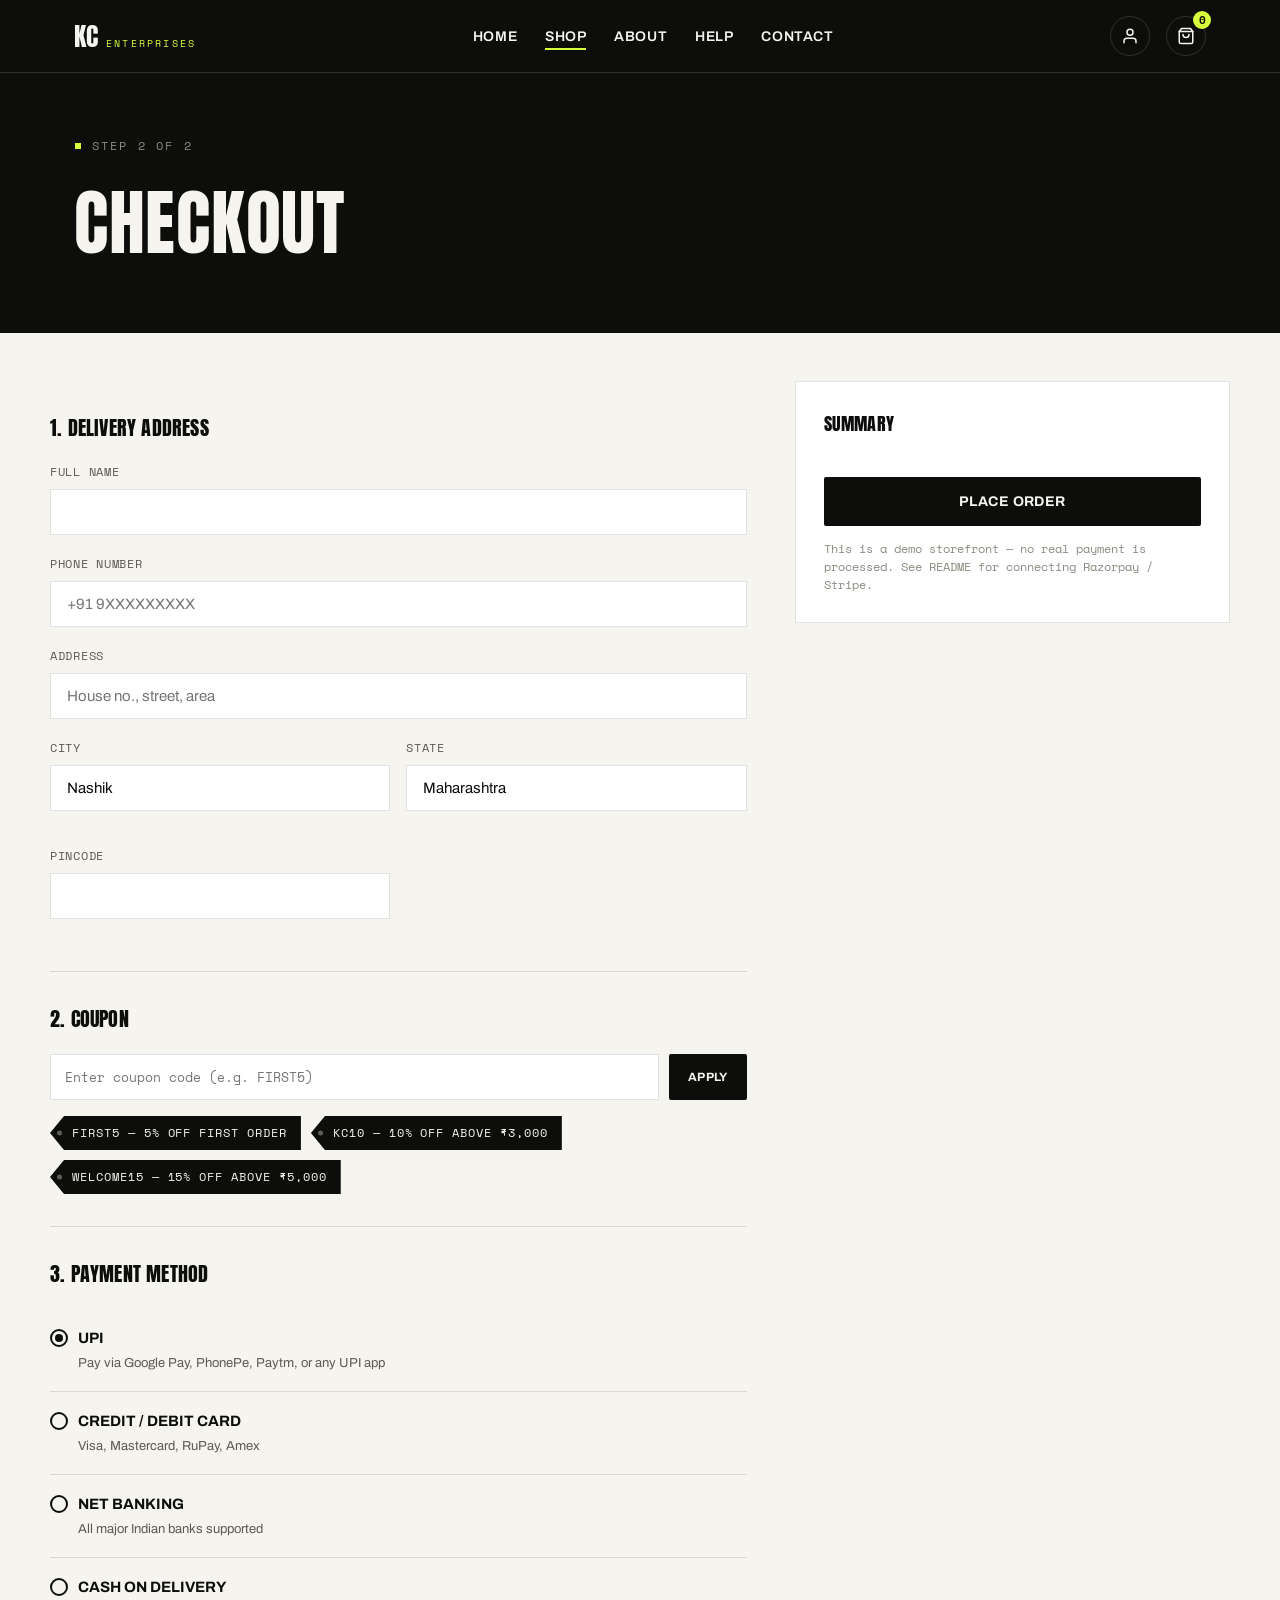
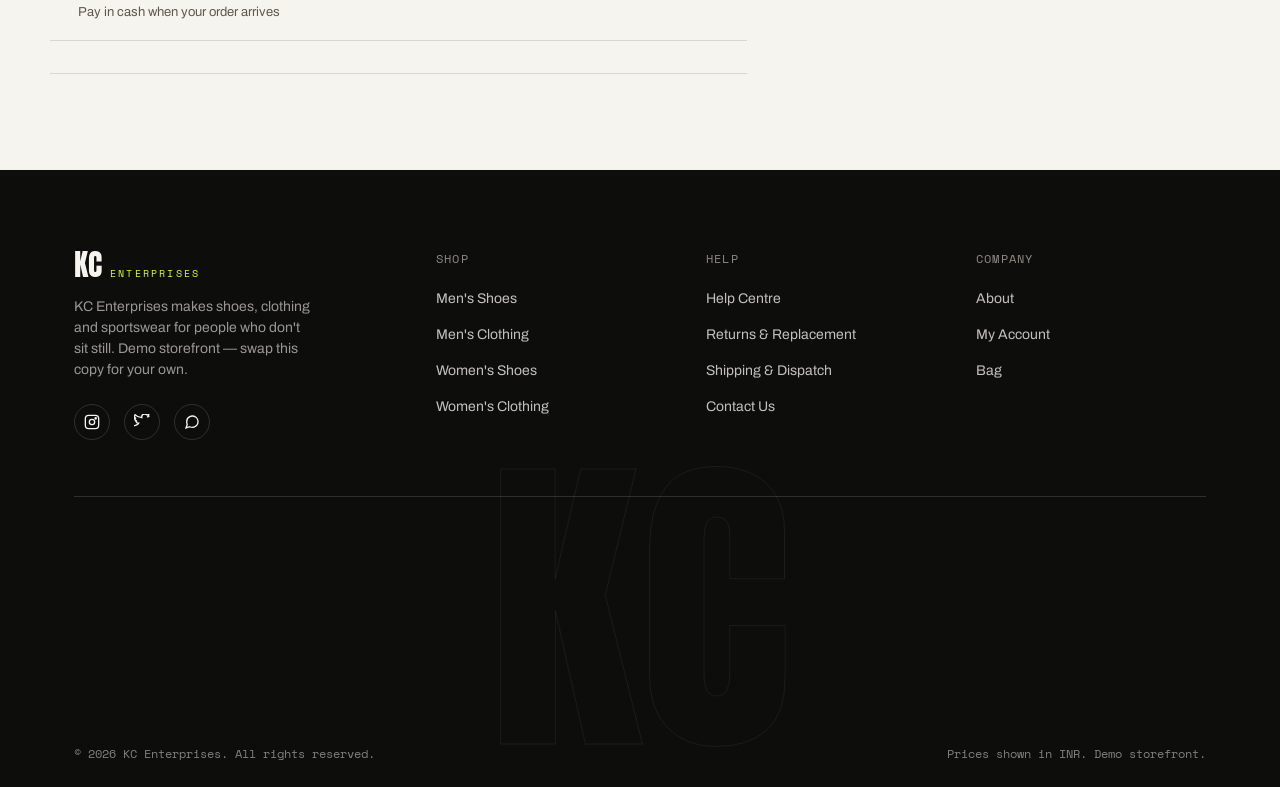
<file: checkout.html>
<!doctype html>
<html lang="en">
<head>
<meta charset="UTF-8">
<meta name="viewport" content="width=device-width, initial-scale=1.0">
<title>Checkout — KC Enterprises</title>
<meta name="description" content="Checkout — KC Enterprises.">
<link rel="icon" href="assets/favicon.svg" type="image/svg+xml">
<link rel="stylesheet" href="assets/styles.css">
</head>
<body>
<a class="skip-link" href="#main">Skip to content</a>
<header class="site-header">
  <nav class="nav container">
    <a href="index.html" class="logo">KC <span>Enterprises</span></a>
    <ul class="nav-links">
      <li><a href="index.html" >Home</a></li>
      <li><a href="shop.html" aria-current="page">Shop</a></li>
      <li><a href="about.html" >About</a></li>
      <li><a href="help-centre.html" >Help</a></li>
      <li><a href="contact.html" >Contact</a></li>
    </ul>
    <div class="nav-actions">
      <a href="account.html" class="bag-btn" aria-label="Account" title="Account">
        <svg viewBox="0 0 24 24" fill="none" stroke-width="2" stroke-linecap="round" stroke-linejoin="round"><path d="M20 21v-2a4 4 0 0 0-4-4H8a4 4 0 0 0-4 4v2"/><circle cx="12" cy="7" r="4"/></svg>
      </a>
      <a href="cart.html" class="bag-btn" aria-label="Bag" title="Bag">
        <svg viewBox="0 0 24 24" fill="none" stroke-width="2" stroke-linecap="round" stroke-linejoin="round"><path d="M6 2 3 6v14a2 2 0 0 0 2 2h14a2 2 0 0 0 2-2V6l-3-4Z"/><path d="M3 6h18"/><path d="M16 10a4 4 0 0 1-8 0"/></svg>
        <span class="bag-count">0</span>
      </a>
      <button class="nav-toggle" aria-expanded="false" aria-label="Toggle menu"><span></span><span></span><span></span></button>
    </div>
  </nav>
</header>

<main id="main">
  <section class="page-header">
    <div class="container">
      <span class="eyebrow">Step 2 of 2</span>
      <h1>Checkout</h1>
    </div>
  </section>

  <div class="container checkout-layout">
    <div class="checkout-main">

      <section class="checkout-section">
        <h2>1. Delivery Address</h2>
        <form id="addressForm" class="checkout-form">
          <div class="field"><label for="fullName">Full Name</label><input id="fullName" required></div>
          <div class="field"><label for="phone">Phone Number</label><input id="phone" type="tel" required placeholder="+91 9XXXXXXXXX"></div>
          <div class="field"><label for="addr1">Address</label><input id="addr1" required placeholder="House no., street, area"></div>
          <div class="checkout-form-row">
            <div class="field"><label for="city">City</label><input id="city" required value="Nashik"></div>
            <div class="field"><label for="state">State</label><input id="state" required value="Maharashtra"></div>
            <div class="field"><label for="pin">Pincode</label><input id="pin" required maxlength="6"></div>
          </div>
        </form>
      </section>

      <section class="checkout-section">
        <h2>2. Coupon</h2>
        <div class="coupon-box">
          <input id="couponInput" placeholder="Enter coupon code (e.g. FIRST5)">
          <button class="btn btn--ink btn--small" id="applyCouponBtn">Apply</button>
        </div>
        <p class="coupon-msg" id="couponMsg"></p>
        <div class="coupon-suggestions">
          <span class="tag" data-code="FIRST5">FIRST5 — 5% off first order</span>
          <span class="tag" data-code="KC10">KC10 — 10% off above ₹3,000</span>
          <span class="tag" data-code="WELCOME15">WELCOME15 — 15% off above ₹5,000</span>
        </div>
      </section>

      <section class="checkout-section">
        <h2>3. Payment Method</h2>
        <div class="payment-options" id="paymentOptions">
          <label class="payment-option">
            <input type="radio" name="payment" value="upi" checked>
            <span class="payment-option-label">UPI</span>
            <span class="payment-option-sub">Pay via Google Pay, PhonePe, Paytm, or any UPI app</span>
          </label>
          <div class="payment-detail" data-for="upi">
            <input placeholder="yourname@upi" id="upiId">
          </div>

          <label class="payment-option">
            <input type="radio" name="payment" value="card">
            <span class="payment-option-label">Credit / Debit Card</span>
            <span class="payment-option-sub">Visa, Mastercard, RuPay, Amex</span>
          </label>
          <div class="payment-detail" data-for="card">
            <input placeholder="Card number" maxlength="19">
            <div class="checkout-form-row">
              <input placeholder="MM/YY" maxlength="5">
              <input placeholder="CVV" maxlength="3" type="password">
            </div>
          </div>

          <label class="payment-option">
            <input type="radio" name="payment" value="netbanking">
            <span class="payment-option-label">Net Banking</span>
            <span class="payment-option-sub">All major Indian banks supported</span>
          </label>

          <label class="payment-option">
            <input type="radio" name="payment" value="cod">
            <span class="payment-option-label">Cash on Delivery</span>
            <span class="payment-option-sub">Pay in cash when your order arrives</span>
          </label>
        </div>
      </section>

    </div>

    <aside class="order-summary">
      <h2>Summary</h2>
      <div id="checkoutSummaryRows"></div>
      <button class="btn btn--ink btn--block" id="placeOrderBtn">Place Order</button>
      <p class="checkout-note">This is a demo storefront — no real payment is processed. See README for connecting Razorpay / Stripe.</p>
    </aside>
  </div>

  <div class="modal-overlay" id="orderSuccessModal">
    <div class="modal-box">
      <h3>Order Confirmed 🎉</h3>
      <p id="orderSuccessText"></p>
      <a href="account.html" class="btn btn--ink btn--block" style="margin-top:20px;">View Order History</a>
      <a href="shop.html" class="hero-link" style="display:block; margin-top:14px; text-align:center;">Continue shopping →</a>
    </div>
  </div>
</main>

<script>
(function () {
  var totals = getCartTotals();
  if (!totals.lines.length) {
    document.querySelector('.checkout-layout').innerHTML = '<p class="empty-state is-visible">Your bag is empty. <a href="shop.html">Continue shopping →</a></p>';
    return;
  }

  function renderSummary() {
    var t = getCartTotals();
    var rows = document.getElementById('checkoutSummaryRows');
    rows.innerHTML =
      '<div class="summary-row"><span>Sub Total</span><span>' + formatINR(t.subtotal) + '</span></div>' +
      (t.coupon ? '<div class="summary-row summary-row--discount"><span>' + t.coupon.code + '</span><span>−' + formatINR(t.couponDiscount) + '</span></div>' : '') +
      '<div class="summary-row"><span>Shipping</span><span>' + (t.shipping === 0 ? 'Free' : formatINR(t.shipping)) + '</span></div>' +
      '<div class="summary-row summary-row--total"><span>You Pay</span><span>' + formatINR(t.total) + '</span></div>';
  }
  renderSummary();

  document.querySelectorAll('.coupon-suggestions .tag').forEach(function (tag) {
    tag.addEventListener('click', function () { document.getElementById('couponInput').value = tag.dataset.code; });
  });

  document.getElementById('applyCouponBtn').addEventListener('click', function () {
    var code = document.getElementById('couponInput').value.trim();
    var result = applyCoupon(code);
    var msg = document.getElementById('couponMsg');
    msg.textContent = result.message;
    msg.style.color = result.ok ? '#2a7a2a' : '#c0392b';
    renderSummary();
  });

  document.querySelectorAll('input[name="payment"]').forEach(function (radio) {
    radio.addEventListener('change', function () {
      document.querySelectorAll('.payment-detail').forEach(function (d) { d.classList.remove('is-visible'); });
      var detail = document.querySelector('.payment-detail[data-for="' + radio.value + '"]');
      if (detail) detail.classList.add('is-visible');
    });
  });
  document.querySelector('.payment-detail[data-for="upi"]').classList.add('is-visible');

  document.getElementById('placeOrderBtn').addEventListener('click', function () {
    var form = document.getElementById('addressForm');
    if (!form.checkValidity()) { form.reportValidity(); return; }
    var method = document.querySelector('input[name="payment"]:checked').value;
    var order = placeOrder(method);
    if (!order) return;
    document.getElementById('orderSuccessText').textContent =
      'Order ' + order.id + ' placed successfully. Total paid: ' + formatINR(order.total) + ' via ' + method.toUpperCase() + '.';
    document.getElementById('orderSuccessModal').classList.add('is-open');
  });
})();
</script>

<footer class="site-footer">
  <div class="container">
    <div class="footer-grid">
      <div class="footer-brand">
        <a href="index.html" class="logo">KC <span>Enterprises</span></a>
        <p>KC Enterprises makes shoes, clothing and sportswear for people who don't sit still. Demo storefront — swap this copy for your own.</p>
        <div class="footer-social">
          <a href="#" aria-label="Instagram"><svg viewBox="0 0 24 24" fill="none" stroke-width="2"><rect x="2" y="2" width="20" height="20" rx="5"/><circle cx="12" cy="12" r="4"/><circle cx="17.5" cy="6.5" r="1"/></svg></a>
          <a href="#" aria-label="Twitter"><svg viewBox="0 0 24 24" fill="none" stroke-width="2"><path d="M23 3a10.9 10.9 0 0 1-3.14 1.53A4.48 4.48 0 0 0 22.4.36a9.09 9.09 0 0 1-2.88 1.1A4.52 4.52 0 0 0 16.11 0c-2.5 0-4.52 2.02-4.52 4.52 0 .35.04.69.11 1.02C7.69 5.4 4.07 3.48 1.64.9a4.48 4.48 0 0 0 1.4 6.04A4.48 4.48 0 0 1 1 6.13v.06c0 2.2 1.56 4.03 3.64 4.46-.38.1-.78.16-1.2.16-.29 0-.57-.03-.85-.08.58 1.8 2.26 3.12 4.25 3.15A9.06 9.06 0 0 1 1 17.54 9.06 9.06 0 0 1 0 17.5"/></svg></a>
          <a href="#" aria-label="WhatsApp"><svg viewBox="0 0 24 24" fill="none" stroke-width="2"><path d="M21 11.5a8.38 8.38 0 0 1-.9 3.8 8.5 8.5 0 0 1-7.6 4.7 8.38 8.38 0 0 1-3.8-.9L3 21l1.9-5.7a8.38 8.38 0 0 1-.9-3.8 8.5 8.5 0 0 1 4.7-7.6 8.38 8.38 0 0 1 3.8-.9h.5a8.48 8.48 0 0 1 8 8v.5z"/></svg></a>
        </div>
      </div>
      <div class="footer-col">
        <h4>Shop</h4>
        <ul>
          <li><a href="shop.html?gender=men&cat=shoes">Men's Shoes</a></li>
          <li><a href="shop.html?gender=men&cat=clothing">Men's Clothing</a></li>
          <li><a href="shop.html?gender=women&cat=shoes">Women's Shoes</a></li>
          <li><a href="shop.html?gender=women&cat=clothing">Women's Clothing</a></li>
        </ul>
      </div>
      <div class="footer-col">
        <h4>Help</h4>
        <ul>
          <li><a href="help-centre.html">Help Centre</a></li>
          <li><a href="help-centre.html#returns">Returns &amp; Replacement</a></li>
          <li><a href="help-centre.html#shipping">Shipping &amp; Dispatch</a></li>
          <li><a href="contact.html">Contact Us</a></li>
        </ul>
      </div>
      <div class="footer-col">
        <h4>Company</h4>
        <ul>
          <li><a href="about.html">About</a></li>
          <li><a href="account.html">My Account</a></li>
          <li><a href="cart.html">Bag</a></li>
        </ul>
      </div>
    </div>
    <div class="footer-watermark">KC</div>
    <div class="footer-bottom container">
      <span>© 2026 KC Enterprises. All rights reserved.</span>
      <span>Prices shown in INR. Demo storefront.</span>
    </div>
  </div>
</footer>
<script src="assets/products.js"></script>
<script src="assets/cart.js"></script>
<script src="assets/main.js"></script>
</body>
</html>
</file>
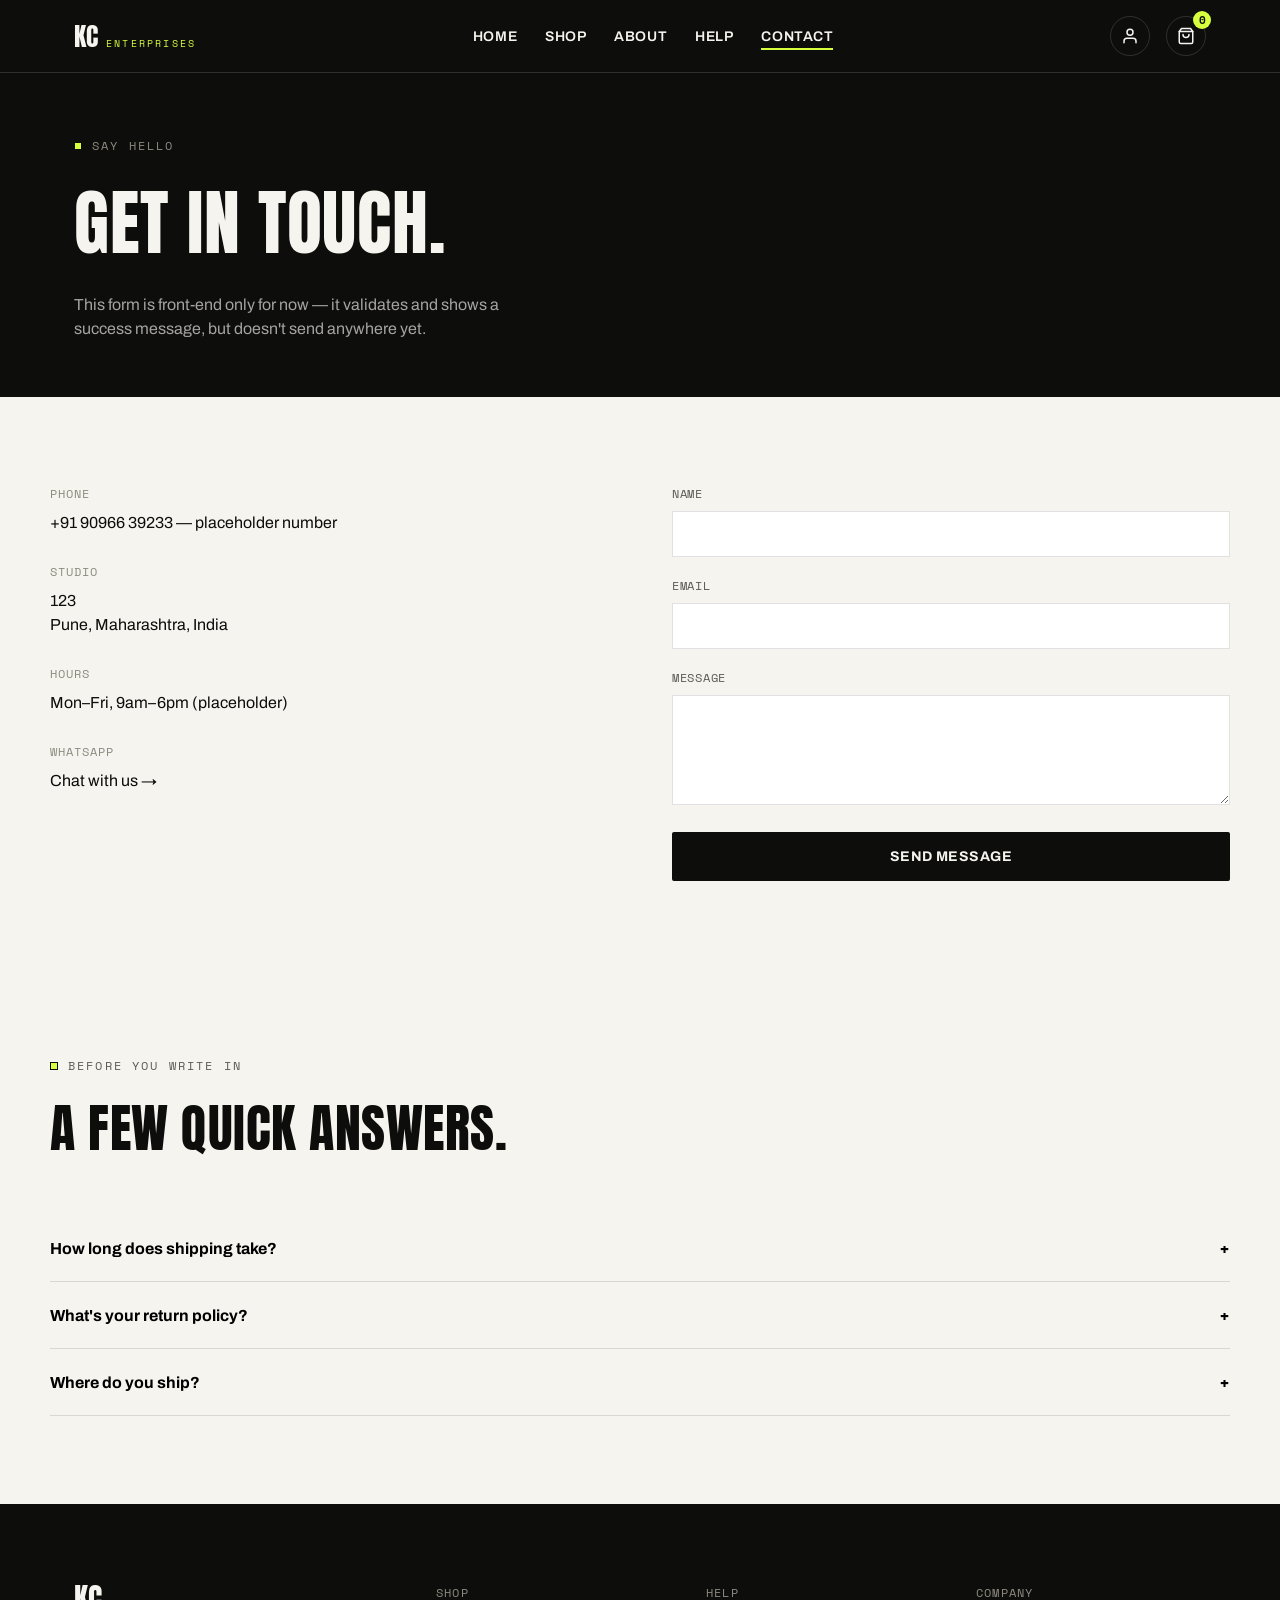
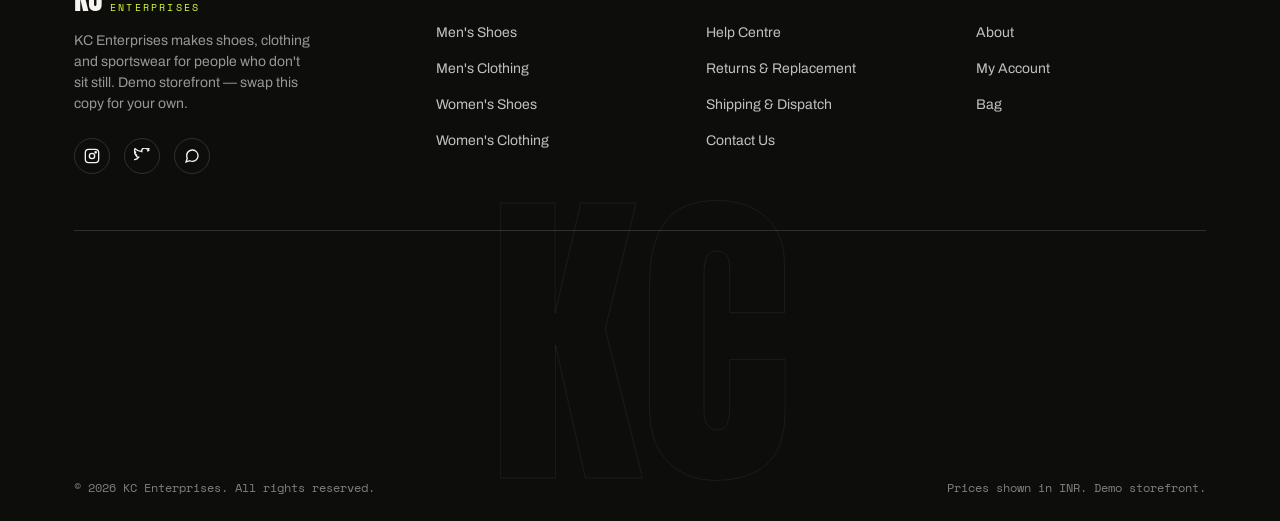
<file: contact.html>
<!doctype html>
<html lang="en">
<head>
<meta charset="UTF-8">
<meta name="viewport" content="width=device-width, initial-scale=1.0">
<title>Contact — KC Enterprises</title>
<meta name="description" content="Contact KC Enterprises.">
<link rel="icon" href="assets/favicon.svg" type="image/svg+xml">
<link rel="stylesheet" href="assets/styles.css">
</head>
<body>
<a class="skip-link" href="#main">Skip to content</a>
<header class="site-header">
  <nav class="nav container">
    <a href="index.html" class="logo">KC <span>Enterprises</span></a>
    <ul class="nav-links">
      <li><a href="index.html" >Home</a></li>
      <li><a href="shop.html" >Shop</a></li>
      <li><a href="about.html" >About</a></li>
      <li><a href="help-centre.html" >Help</a></li>
      <li><a href="contact.html" aria-current="page">Contact</a></li>
    </ul>
    <div class="nav-actions">
      <a href="account.html" class="bag-btn" aria-label="Account" title="Account">
        <svg viewBox="0 0 24 24" fill="none" stroke-width="2" stroke-linecap="round" stroke-linejoin="round"><path d="M20 21v-2a4 4 0 0 0-4-4H8a4 4 0 0 0-4 4v2"/><circle cx="12" cy="7" r="4"/></svg>
      </a>
      <a href="cart.html" class="bag-btn" aria-label="Bag" title="Bag">
        <svg viewBox="0 0 24 24" fill="none" stroke-width="2" stroke-linecap="round" stroke-linejoin="round"><path d="M6 2 3 6v14a2 2 0 0 0 2 2h14a2 2 0 0 0 2-2V6l-3-4Z"/><path d="M3 6h18"/><path d="M16 10a4 4 0 0 1-8 0"/></svg>
        <span class="bag-count">0</span>
      </a>
      <button class="nav-toggle" aria-expanded="false" aria-label="Toggle menu"><span></span><span></span><span></span></button>
    </div>
  </nav>
</header>

<main id="main">
  <section class="page-header">
    <div class="container">
      <span class="eyebrow">Say Hello</span>
      <h1>Get in touch.</h1>
      <p>This form is front-end only for now — it validates and shows a success message, but doesn't send anywhere yet.</p>
    </div>
  </section>

  <section class="section container">
    <div class="contact-grid">
      <div class="contact-info">
        <div class="contact-info-item"><h4>Phone</h4><p><a href="tel:+919096639233">+91 90966 39233</a> — placeholder number</p></div>
        <div class="contact-info-item"><h4>Studio</h4><p>123 <br>Pune, Maharashtra, India</p></div>
        <div class="contact-info-item"><h4>Hours</h4><p>Mon–Fri, 9am–6pm (placeholder)</p></div>
        <div class="contact-info-item"><h4>WhatsApp</h4><p><a href="#" id="contactWaLink">Chat with us →</a></p></div>
      </div>
      <div>
        <div class="contact-success">Message received — we'll get back to you shortly. (Demo confirmation — no email was actually sent.)</div>
        <form class="contact-form">
          <div class="field"><label for="cname">Name</label><input id="cname" name="name"><span class="field-error">Please enter your name.</span></div>
          <div class="field"><label for="cemail">Email</label><input id="cemail" name="email" type="email"><span class="field-error">Please enter a valid email.</span></div>
          <div class="field"><label for="cmessage">Message</label><textarea id="cmessage" name="message" rows="5"></textarea><span class="field-error">Please enter a message.</span></div>
          <button class="btn btn--ink btn--block" type="submit">Send Message</button>
        </form>
      </div>
    </div>
  </section>

  <section class="section container">
    <div class="section-head"><div><span class="eyebrow">Before You Write In</span><h2>A few quick answers.</h2></div></div>
    <div class="faq-item"><button class="faq-q" aria-expanded="false" aria-controls="f1">How long does shipping take?<span>+</span></button><div class="faq-a" id="f1"><p>Orders typically dispatch within 24-48 hours and arrive in 3-7 business days across India.</p></div></div>
    <div class="faq-item"><button class="faq-q" aria-expanded="false" aria-controls="f2">What's your return policy?<span>+</span></button><div class="faq-a" id="f2"><p>Unworn items can be returned in original packaging within 14 days of delivery.</p></div></div>
    <div class="faq-item"><button class="faq-q" aria-expanded="false" aria-controls="f3">Where do you ship?<span>+</span></button><div class="faq-a" id="f3"><p>Currently shipping across India only — placeholder, update once you finalise logistics.</p></div></div>
  </section>
</main>
<script>
document.getElementById('contactWaLink') && document.getElementById('contactWaLink').addEventListener('click', function(e){
  e.preventDefault();
  window.open(buildWaLink('Hi KC Enterprises, I have a question.'), '_blank');
});
</script>

<footer class="site-footer">
  <div class="container">
    <div class="footer-grid">
      <div class="footer-brand">
        <a href="index.html" class="logo">KC <span>Enterprises</span></a>
        <p>KC Enterprises makes shoes, clothing and sportswear for people who don't sit still. Demo storefront — swap this copy for your own.</p>
        <div class="footer-social">
          <a href="#" aria-label="Instagram"><svg viewBox="0 0 24 24" fill="none" stroke-width="2"><rect x="2" y="2" width="20" height="20" rx="5"/><circle cx="12" cy="12" r="4"/><circle cx="17.5" cy="6.5" r="1"/></svg></a>
          <a href="#" aria-label="Twitter"><svg viewBox="0 0 24 24" fill="none" stroke-width="2"><path d="M23 3a10.9 10.9 0 0 1-3.14 1.53A4.48 4.48 0 0 0 22.4.36a9.09 9.09 0 0 1-2.88 1.1A4.52 4.52 0 0 0 16.11 0c-2.5 0-4.52 2.02-4.52 4.52 0 .35.04.69.11 1.02C7.69 5.4 4.07 3.48 1.64.9a4.48 4.48 0 0 0 1.4 6.04A4.48 4.48 0 0 1 1 6.13v.06c0 2.2 1.56 4.03 3.64 4.46-.38.1-.78.16-1.2.16-.29 0-.57-.03-.85-.08.58 1.8 2.26 3.12 4.25 3.15A9.06 9.06 0 0 1 1 17.54 9.06 9.06 0 0 1 0 17.5"/></svg></a>
          <a href="#" aria-label="WhatsApp"><svg viewBox="0 0 24 24" fill="none" stroke-width="2"><path d="M21 11.5a8.38 8.38 0 0 1-.9 3.8 8.5 8.5 0 0 1-7.6 4.7 8.38 8.38 0 0 1-3.8-.9L3 21l1.9-5.7a8.38 8.38 0 0 1-.9-3.8 8.5 8.5 0 0 1 4.7-7.6 8.38 8.38 0 0 1 3.8-.9h.5a8.48 8.48 0 0 1 8 8v.5z"/></svg></a>
        </div>
      </div>
      <div class="footer-col">
        <h4>Shop</h4>
        <ul>
          <li><a href="shop.html?gender=men&cat=shoes">Men's Shoes</a></li>
          <li><a href="shop.html?gender=men&cat=clothing">Men's Clothing</a></li>
          <li><a href="shop.html?gender=women&cat=shoes">Women's Shoes</a></li>
          <li><a href="shop.html?gender=women&cat=clothing">Women's Clothing</a></li>
        </ul>
      </div>
      <div class="footer-col">
        <h4>Help</h4>
        <ul>
          <li><a href="help-centre.html">Help Centre</a></li>
          <li><a href="help-centre.html#returns">Returns &amp; Replacement</a></li>
          <li><a href="help-centre.html#shipping">Shipping &amp; Dispatch</a></li>
          <li><a href="contact.html">Contact Us</a></li>
        </ul>
      </div>
      <div class="footer-col">
        <h4>Company</h4>
        <ul>
          <li><a href="about.html">About</a></li>
          <li><a href="account.html">My Account</a></li>
          <li><a href="cart.html">Bag</a></li>
        </ul>
      </div>
    </div>
    <div class="footer-watermark">KC</div>
    <div class="footer-bottom container">
      <span>© 2026 KC Enterprises. All rights reserved.</span>
      <span>Prices shown in INR. Demo storefront.</span>
    </div>
  </div>
</footer>
<script src="assets/products.js"></script>
<script src="assets/cart.js"></script>
<script src="assets/main.js"></script>
</body>
</html>
</file>
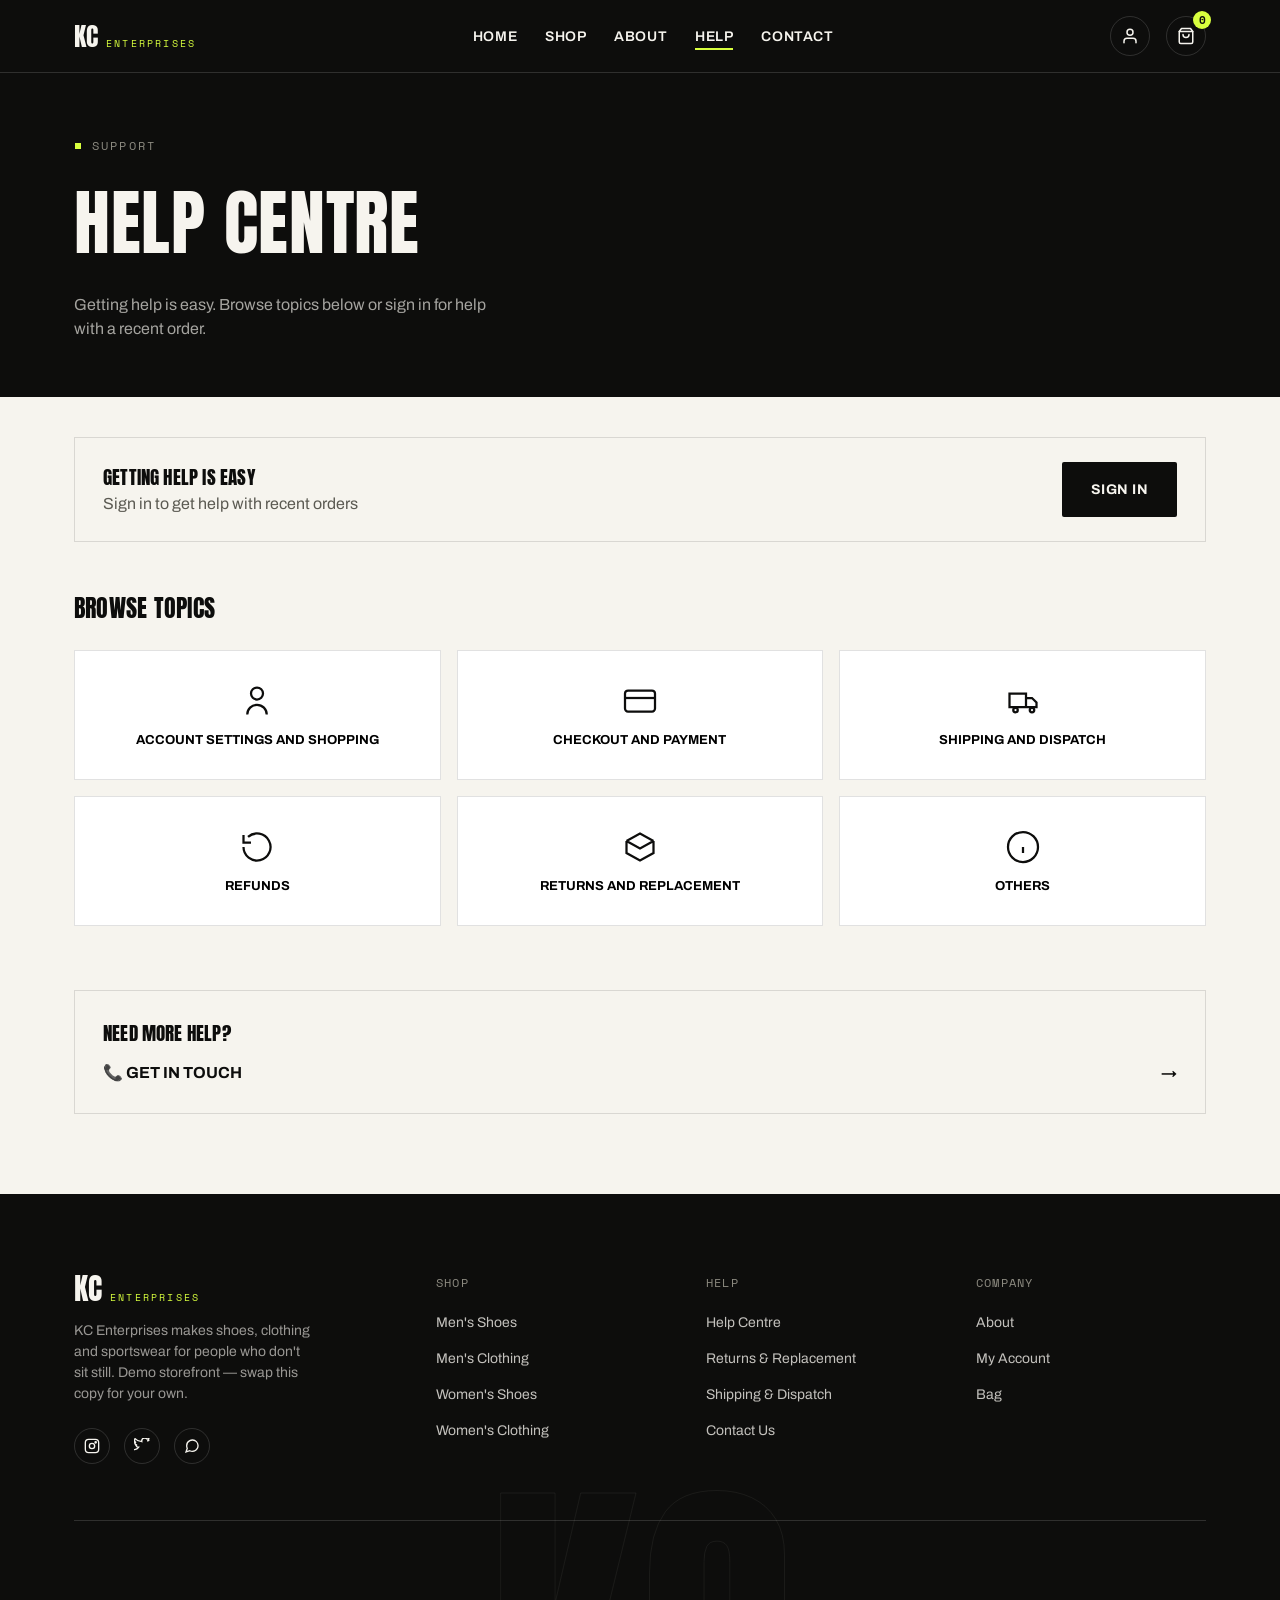
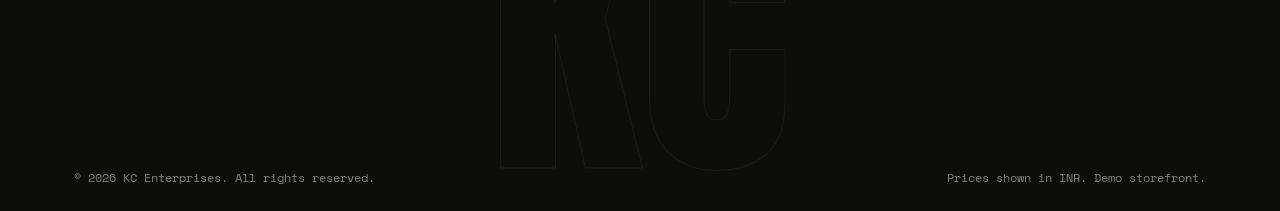
<file: help-centre.html>
<!doctype html>
<html lang="en">
<head>
<meta charset="UTF-8">
<meta name="viewport" content="width=device-width, initial-scale=1.0">
<title>Help Centre — KC Enterprises</title>
<meta name="description" content="Help Centre — KC Enterprises.">
<link rel="icon" href="assets/favicon.svg" type="image/svg+xml">
<link rel="stylesheet" href="assets/styles.css">
</head>
<body>
<a class="skip-link" href="#main">Skip to content</a>
<header class="site-header">
  <nav class="nav container">
    <a href="index.html" class="logo">KC <span>Enterprises</span></a>
    <ul class="nav-links">
      <li><a href="index.html" >Home</a></li>
      <li><a href="shop.html" >Shop</a></li>
      <li><a href="about.html" >About</a></li>
      <li><a href="help-centre.html" aria-current="page">Help</a></li>
      <li><a href="contact.html" >Contact</a></li>
    </ul>
    <div class="nav-actions">
      <a href="account.html" class="bag-btn" aria-label="Account" title="Account">
        <svg viewBox="0 0 24 24" fill="none" stroke-width="2" stroke-linecap="round" stroke-linejoin="round"><path d="M20 21v-2a4 4 0 0 0-4-4H8a4 4 0 0 0-4 4v2"/><circle cx="12" cy="7" r="4"/></svg>
      </a>
      <a href="cart.html" class="bag-btn" aria-label="Bag" title="Bag">
        <svg viewBox="0 0 24 24" fill="none" stroke-width="2" stroke-linecap="round" stroke-linejoin="round"><path d="M6 2 3 6v14a2 2 0 0 0 2 2h14a2 2 0 0 0 2-2V6l-3-4Z"/><path d="M3 6h18"/><path d="M16 10a4 4 0 0 1-8 0"/></svg>
        <span class="bag-count">0</span>
      </a>
      <button class="nav-toggle" aria-expanded="false" aria-label="Toggle menu"><span></span><span></span><span></span></button>
    </div>
  </nav>
</header>

<main id="main">
  <section class="page-header">
    <div class="container">
      <span class="eyebrow">Support</span>
      <h1>Help Centre</h1>
      <p>Getting help is easy. Browse topics below or sign in for help with a recent order.</p>
    </div>
  </section>

  <div class="container">
    <div class="help-signin-card">
      <div>
        <h3>Getting help is easy</h3>
        <p class="ash-text">Sign in to get help with recent orders</p>
      </div>
      <a href="account.html" class="btn btn--ink">Sign in</a>
    </div>

    <h2 class="help-section-title">Browse Topics</h2>
    <div class="help-grid">
      <button class="help-card" data-target="account-shopping">
        <svg viewBox="0 0 24 24" fill="none" stroke-width="1.5"><circle cx="12" cy="7" r="4"/><path d="M5.5 21a6.5 6.5 0 0 1 13 0"/></svg>
        <span>Account Settings and Shopping</span>
      </button>
      <button class="help-card" data-target="checkout-payment">
        <svg viewBox="0 0 24 24" fill="none" stroke-width="1.5"><rect x="2" y="5" width="20" height="14" rx="2"/><path d="M2 10h20"/></svg>
        <span>Checkout and Payment</span>
      </button>
      <button class="help-card" data-target="shipping" id="shipping">
        <svg viewBox="0 0 24 24" fill="none" stroke-width="1.5"><path d="M3 7h11v9H3zM14 10h4l3 3v3h-7z"/><circle cx="7" cy="18" r="1.5"/><circle cx="18" cy="18" r="1.5"/></svg>
        <span>Shipping and Dispatch</span>
      </button>
      <button class="help-card" data-target="refunds">
        <svg viewBox="0 0 24 24" fill="none" stroke-width="1.5"><path d="M3 12a9 9 0 1 0 3-6.7"/><path d="M3 4v5h5"/></svg>
        <span>Refunds</span>
      </button>
      <button class="help-card" data-target="returns" id="returns">
        <svg viewBox="0 0 24 24" fill="none" stroke-width="1.5"><path d="M21 8 12 3 3 8m18 0-9 5-9-5m18 0v8l-9 5-9-5V8"/></svg>
        <span>Returns and Replacement</span>
      </button>
      <button class="help-card" data-target="others">
        <svg viewBox="0 0 24 24" fill="none" stroke-width="1.5"><circle cx="12" cy="12" r="10"/><path d="M12 16v-4M12 8h.01"/></svg>
        <span>Others</span>
      </button>
    </div>

    <section class="help-detail" id="account-shopping">
      <h3>Account Settings and Shopping</h3>
      <div class="faq-item"><button class="faq-q" aria-expanded="false" aria-controls="p1">How do I create an account?<span>+</span></button><div class="faq-a" id="p1"><p>Go to My Account and enter your name plus email or phone number to create a demo account.</p></div></div>
      <div class="faq-item"><button class="faq-q" aria-expanded="false" aria-controls="p2">Can I change my saved address?<span>+</span></button><div class="faq-a" id="p2"><p>Yes — update your delivery address on the Checkout page before placing each order.</p></div></div>
    </section>

    <section class="help-detail" id="checkout-payment">
      <h3>Checkout and Payment</h3>
      <div class="faq-item"><button class="faq-q" aria-expanded="false" aria-controls="p3">What payment methods are accepted?<span>+</span></button><div class="faq-a" id="p3"><p>UPI, Credit/Debit Cards, Net Banking and Cash on Delivery are all supported at checkout.</p></div></div>
      <div class="faq-item"><button class="faq-q" aria-expanded="false" aria-controls="p4">Do you offer discount codes?<span>+</span></button><div class="faq-a" id="p4"><p>Yes — try FIRST5, KC10 or WELCOME15 on the checkout page.</p></div></div>
    </section>

    <section class="help-detail" id="shipping-section">
      <h3>Shipping and Dispatch</h3>
      <div class="faq-item"><button class="faq-q" aria-expanded="false" aria-controls="p5">How long does delivery take?<span>+</span></button><div class="faq-a" id="p5"><p>Orders typically dispatch within 24-48 hours and arrive in 3-7 business days across India.</p></div></div>
      <div class="faq-item"><button class="faq-q" aria-expanded="false" aria-controls="p6">Is shipping free?<span>+</span></button><div class="faq-a" id="p6"><p>Shipping is free on all orders above ₹2,999. A flat ₹99 fee applies below that.</p></div></div>
    </section>

    <section class="help-detail" id="refunds-section">
      <h3>Refunds</h3>
      <div class="faq-item"><button class="faq-q" aria-expanded="false" aria-controls="p7">When will I get my refund?<span>+</span></button><div class="faq-a" id="p7"><p>Refunds are processed within 5-7 business days of the returned item reaching our warehouse.</p></div></div>
    </section>

    <section class="help-detail" id="returns-section">
      <h3>Returns and Replacement</h3>
      <div class="faq-item"><button class="faq-q" aria-expanded="false" aria-controls="p8">What is your return window?<span>+</span></button><div class="faq-a" id="p8"><p>You can return unworn items in original packaging within 14 days of delivery.</p></div></div>
    </section>

    <section class="help-detail" id="others-section">
      <h3>Others</h3>
      <div class="faq-item"><button class="faq-q" aria-expanded="false" aria-controls="p9">I have another question.<span>+</span></button><div class="faq-a" id="p9"><p>Reach out via our <a href="contact.html">Contact page</a> and we'll get back to you.</p></div></div>
    </section>

    <div class="help-contact-cta">
      <h3>Need more help?</h3>
      <a href="contact.html" class="help-contact-link">📞 Get in touch <span>→</span></a>
    </div>
  </div>
</main>

<script>
(function () {
  document.querySelectorAll('.help-detail').forEach(function (s) { s.style.display = 'none'; });
  document.querySelectorAll('.help-card').forEach(function (card) {
    card.addEventListener('click', function () {
      document.querySelectorAll('.help-detail').forEach(function (s) { s.style.display = 'none'; });
      var target = document.getElementById(card.dataset.target + '-section') || document.getElementById(card.dataset.target);
      if (target && target.classList.contains('help-detail')) target.style.display = 'block';
      if (target) target.scrollIntoView({ behavior: 'smooth', block: 'start' });
    });
  });

  var hash = window.location.hash.replace('#','');
  if (hash) {
    var el = document.getElementById(hash + '-section') || document.getElementById(hash);
    if (el) { el.style.display = 'block'; setTimeout(function(){ el.scrollIntoView({behavior:'smooth'}); }, 200); }
  }
})();
</script>

<footer class="site-footer">
  <div class="container">
    <div class="footer-grid">
      <div class="footer-brand">
        <a href="index.html" class="logo">KC <span>Enterprises</span></a>
        <p>KC Enterprises makes shoes, clothing and sportswear for people who don't sit still. Demo storefront — swap this copy for your own.</p>
        <div class="footer-social">
          <a href="#" aria-label="Instagram"><svg viewBox="0 0 24 24" fill="none" stroke-width="2"><rect x="2" y="2" width="20" height="20" rx="5"/><circle cx="12" cy="12" r="4"/><circle cx="17.5" cy="6.5" r="1"/></svg></a>
          <a href="#" aria-label="Twitter"><svg viewBox="0 0 24 24" fill="none" stroke-width="2"><path d="M23 3a10.9 10.9 0 0 1-3.14 1.53A4.48 4.48 0 0 0 22.4.36a9.09 9.09 0 0 1-2.88 1.1A4.52 4.52 0 0 0 16.11 0c-2.5 0-4.52 2.02-4.52 4.52 0 .35.04.69.11 1.02C7.69 5.4 4.07 3.48 1.64.9a4.48 4.48 0 0 0 1.4 6.04A4.48 4.48 0 0 1 1 6.13v.06c0 2.2 1.56 4.03 3.64 4.46-.38.1-.78.16-1.2.16-.29 0-.57-.03-.85-.08.58 1.8 2.26 3.12 4.25 3.15A9.06 9.06 0 0 1 1 17.54 9.06 9.06 0 0 1 0 17.5"/></svg></a>
          <a href="#" aria-label="WhatsApp"><svg viewBox="0 0 24 24" fill="none" stroke-width="2"><path d="M21 11.5a8.38 8.38 0 0 1-.9 3.8 8.5 8.5 0 0 1-7.6 4.7 8.38 8.38 0 0 1-3.8-.9L3 21l1.9-5.7a8.38 8.38 0 0 1-.9-3.8 8.5 8.5 0 0 1 4.7-7.6 8.38 8.38 0 0 1 3.8-.9h.5a8.48 8.48 0 0 1 8 8v.5z"/></svg></a>
        </div>
      </div>
      <div class="footer-col">
        <h4>Shop</h4>
        <ul>
          <li><a href="shop.html?gender=men&cat=shoes">Men's Shoes</a></li>
          <li><a href="shop.html?gender=men&cat=clothing">Men's Clothing</a></li>
          <li><a href="shop.html?gender=women&cat=shoes">Women's Shoes</a></li>
          <li><a href="shop.html?gender=women&cat=clothing">Women's Clothing</a></li>
        </ul>
      </div>
      <div class="footer-col">
        <h4>Help</h4>
        <ul>
          <li><a href="help-centre.html">Help Centre</a></li>
          <li><a href="help-centre.html#returns">Returns &amp; Replacement</a></li>
          <li><a href="help-centre.html#shipping">Shipping &amp; Dispatch</a></li>
          <li><a href="contact.html">Contact Us</a></li>
        </ul>
      </div>
      <div class="footer-col">
        <h4>Company</h4>
        <ul>
          <li><a href="about.html">About</a></li>
          <li><a href="account.html">My Account</a></li>
          <li><a href="cart.html">Bag</a></li>
        </ul>
      </div>
    </div>
    <div class="footer-watermark">KC</div>
    <div class="footer-bottom container">
      <span>© 2026 KC Enterprises. All rights reserved.</span>
      <span>Prices shown in INR. Demo storefront.</span>
    </div>
  </div>
</footer>
<script src="assets/products.js"></script>
<script src="assets/cart.js"></script>
<script src="assets/main.js"></script>
</body>
</html>
</file>
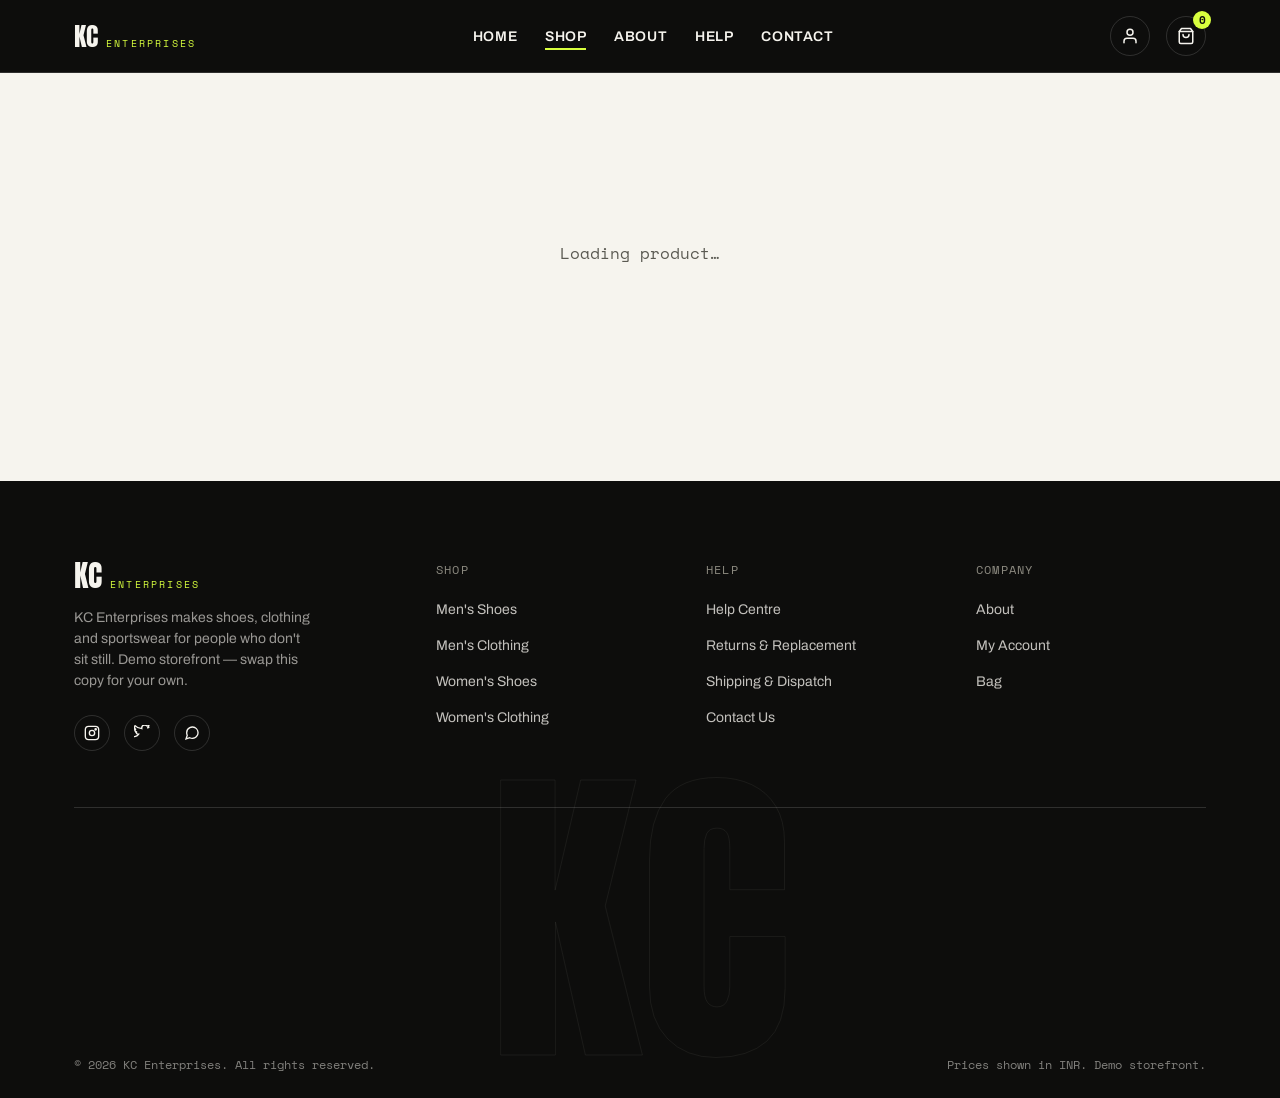
<file: product.html>
<!doctype html>
<html lang="en">
<head>
<meta charset="UTF-8">
<meta name="viewport" content="width=device-width, initial-scale=1.0">
<title>Product — KC Enterprises</title>
<meta name="description" content="Product details — KC Enterprises.">
<link rel="icon" href="assets/favicon.svg" type="image/svg+xml">
<link rel="stylesheet" href="assets/styles.css">
</head>
<body>
<a class="skip-link" href="#main">Skip to content</a>
<header class="site-header">
  <nav class="nav container">
    <a href="index.html" class="logo">KC <span>Enterprises</span></a>
    <ul class="nav-links">
      <li><a href="index.html" >Home</a></li>
      <li><a href="shop.html" aria-current="page">Shop</a></li>
      <li><a href="about.html" >About</a></li>
      <li><a href="help-centre.html" >Help</a></li>
      <li><a href="contact.html" >Contact</a></li>
    </ul>
    <div class="nav-actions">
      <a href="account.html" class="bag-btn" aria-label="Account" title="Account">
        <svg viewBox="0 0 24 24" fill="none" stroke-width="2" stroke-linecap="round" stroke-linejoin="round"><path d="M20 21v-2a4 4 0 0 0-4-4H8a4 4 0 0 0-4 4v2"/><circle cx="12" cy="7" r="4"/></svg>
      </a>
      <a href="cart.html" class="bag-btn" aria-label="Bag" title="Bag">
        <svg viewBox="0 0 24 24" fill="none" stroke-width="2" stroke-linecap="round" stroke-linejoin="round"><path d="M6 2 3 6v14a2 2 0 0 0 2 2h14a2 2 0 0 0 2-2V6l-3-4Z"/><path d="M3 6h18"/><path d="M16 10a4 4 0 0 1-8 0"/></svg>
        <span class="bag-count">0</span>
      </a>
      <button class="nav-toggle" aria-expanded="false" aria-label="Toggle menu"><span></span><span></span><span></span></button>
    </div>
  </nav>
</header>

<main id="main">
  <div class="container pdp" id="pdpRoot">
    <p class="pdp-loading">Loading product…</p>
  </div>
</main>

<template id="pdpTemplate">
  <a href="shop.html" class="pdp-back">← Back to shop</a>
  <div class="pdp-grid">
    <div class="pdp-gallery">
      <div class="pdp-figure">
        <svg viewBox="0 0 24 24" fill="none" stroke-width="1"><circle cx="12" cy="12" r="9"/><path d="M8 12h8M12 8v8"/></svg>
      </div>
      <div class="pdp-thumbs">
        <div class="pdp-thumb is-active"></div>
        <div class="pdp-thumb"></div>
        <div class="pdp-thumb"></div>
        <div class="pdp-thumb"></div>
      </div>
    </div>
    <div class="pdp-info">
      <span class="pdp-badge" data-bind="badge"></span>
      <h1 data-bind="name"></h1>
      <p class="pdp-sub" data-bind="meta"></p>
      <div class="pdp-price">
        <span class="pdp-price-now" data-bind="price"></span>
        <span class="pdp-price-was" data-bind="mrp"></span>
        <span class="pdp-price-tax">Inclusive of all taxes</span>
      </div>

      <div class="pdp-size-head">
        <span>Select Size</span>
        <button class="pdp-sizeguide" id="sizeGuideBtn">Size Guide</button>
      </div>
      <div class="pdp-sizes" id="sizeOptions"></div>
      <p class="pdp-size-error" id="sizeError">Please select a size.</p>

      <div class="pdp-actions">
        <button class="btn btn--ink btn--block" id="addToBagBtn">Add to Bag</button>
        <button class="btn btn--outline btn--block" id="favBtn">Favourite ♡</button>
      </div>
      <a href="#" id="waNotifyBtn" class="pdp-wa-link">📲 Notify me on WhatsApp about this product</a>

      <p class="pdp-desc" data-bind="description"></p>
      <ul class="pdp-bullets" data-bind="bullets"></ul>

      <details class="pdp-accordion" open>
        <summary>Product Details</summary>
        <p>SKU: <span data-bind="sku"></span> &nbsp;|&nbsp; Colour: <span data-bind="colour"></span></p>
      </details>
      <details class="pdp-accordion">
        <summary>Shipping &amp; Returns</summary>
        <p>Free shipping on orders over ₹2,999. Easy 14-day returns — see our <a href="help-centre.html#returns">Returns &amp; Replacement</a> policy.</p>
      </details>
      <details class="pdp-accordion">
        <summary>Reviews</summary>
        <p>★★★★☆ 4.3 out of 5 — based on 128 ratings (demo placeholder data).</p>
      </details>
    </div>
  </div>

  <section class="pdp-related">
    <h2>You might also like</h2>
    <div class="product-grid" id="relatedGrid"></div>
  </section>
</template>

<div class="modal-overlay" id="sizeGuideModal">
  <div class="modal-box">
    <button class="modal-close" id="closeSizeGuide">×</button>
    <h3 id="sizeGuideTitle">Size Guide</h3>
    <table class="size-table" id="sizeGuideTable"></table>
  </div>
</div>

<script>
(function () {
  var params = new URLSearchParams(window.location.search);
  var id = params.get('id') || (PRODUCTS[0] && PRODUCTS[0].id);
  var product = getProductById(id);
  var root = document.getElementById('pdpRoot');

  if (!product) {
    root.innerHTML = '<p class="pdp-loading">Product not found. <a href="shop.html">Back to shop</a></p>';
    return;
  }

  var tpl = document.getElementById('pdpTemplate').content.cloneNode(true);
  root.innerHTML = '';
  root.appendChild(tpl);

  root.querySelector('[data-bind="badge"]').textContent = product.isNew ? 'Just In' : product.category === 'shoes' ? "Men's / Women's Shoes" : 'Clothing';
  root.querySelector('[data-bind="name"]').textContent = product.name;
  root.querySelector('[data-bind="meta"]').textContent = (product.gender === 'men' ? "Men's " : "Women's ") + (product.category === 'shoes' ? 'Shoes' : 'Clothing');
  root.querySelector('[data-bind="price"]').textContent = formatINR(product.price);
  var mrpEl = root.querySelector('[data-bind="mrp"]');
  if (product.mrp && product.mrp > product.price) { mrpEl.textContent = formatINR(product.mrp); } else { mrpEl.remove(); }
  root.querySelector('[data-bind="description"]').textContent = product.description;
  root.querySelector('[data-bind="sku"]').textContent = product.sku;
  root.querySelector('[data-bind="colour"]').textContent = product.colour;

  var bulletsEl = root.querySelector('[data-bind="bullets"]');
  bulletsEl.innerHTML = product.bullets.map(function (b) { return '<li>' + b + '</li>'; }).join('');

  var sizeWrap = root.querySelector('#sizeOptions');
  var selectedSize = null;
  sizeWrap.innerHTML = product.sizes.map(function (s) {
    return '<button class="pdp-size-btn" data-size="' + s + '">' + s + '</button>';
  }).join('');
  sizeWrap.querySelectorAll('.pdp-size-btn').forEach(function (btn) {
    btn.addEventListener('click', function () {
      sizeWrap.querySelectorAll('.pdp-size-btn').forEach(function (b) { b.classList.remove('is-selected'); });
      btn.classList.add('is-selected');
      selectedSize = btn.dataset.size;
      root.querySelector('#sizeError').classList.remove('is-visible');
    });
  });

  root.querySelector('#addToBagBtn').addEventListener('click', function () {
    if (!selectedSize) { root.querySelector('#sizeError').classList.add('is-visible'); return; }
    addToCart(product.id, selectedSize, 1);
    var btn = this;
    var original = btn.textContent;
    btn.textContent = 'Added to Bag ✓';
    setTimeout(function () { btn.textContent = original; }, 1500);
  });

  root.querySelector('#favBtn').addEventListener('click', function () {
    this.textContent = this.textContent.indexOf('♥') > -1 ? 'Favourite ♡' : 'Favourited ♥';
  });

  var waBtn = root.querySelector('#waNotifyBtn');
  waBtn.addEventListener('click', function (e) {
    e.preventDefault();
    sendWhatsAppAlert('viewed', product);
    window.open(buildWaLink('Hi KC Enterprises, notify me about updates on ' + product.name + ' (' + product.sku + ').'), '_blank');
  });
  sendWhatsAppAlert('viewed', product);

  var sgBtn = root.querySelector('#sizeGuideBtn');
  var modal = document.getElementById('sizeGuideModal');
  var chart = SIZE_CHARTS[product.category];
  sgBtn.addEventListener('click', function () {
    document.getElementById('sizeGuideTitle').textContent = chart.title;
    var table = document.getElementById('sizeGuideTable');
    table.innerHTML = '<tr>' + chart.headers.map(function (h) { return '<th>' + h + '</th>'; }).join('') + '</tr>' +
      chart.rows.map(function (r) { return '<tr>' + r.map(function (c) { return '<td>' + c + '</td>'; }).join('') + '</tr>'; }).join('');
    modal.classList.add('is-open');
  });
  document.getElementById('closeSizeGuide').addEventListener('click', function () { modal.classList.remove('is-open'); });
  modal.addEventListener('click', function (e) { if (e.target === modal) modal.classList.remove('is-open'); });

  var related = PRODUCTS.filter(function (p) { return p.id !== product.id && p.category === product.category && p.gender === product.gender; }).slice(0, 3);
  if (!related.length) related = PRODUCTS.filter(function (p) { return p.id !== product.id; }).slice(0, 3);
  document.getElementById('relatedGrid').innerHTML = related.map(function (p) {
    var priceHTML = p.mrp && p.mrp > p.price
      ? formatINR(p.price) + ' <s style="color:var(--ash); font-weight:400;">' + formatINR(p.mrp) + '</s>'
      : formatINR(p.price);
    return '<article class="product-card"><a href="product.html?id=' + p.id + '" class="product-figure"><svg viewBox="0 0 24 24" fill="none" stroke-width="1.5"><circle cx="12" cy="12" r="9"/><path d="M8 12h8M12 8v8"/></svg></a>' +
      '<div class="product-body"><span class="product-sku">' + p.sku + '</span><a href="product.html?id=' + p.id + '" class="product-name">' + p.name + '</a>' +
      '<div class="product-meta"><span class="product-price">' + priceHTML + '</span></div></div></article>';
  }).join('');
})();
</script>

<footer class="site-footer">
  <div class="container">
    <div class="footer-grid">
      <div class="footer-brand">
        <a href="index.html" class="logo">KC <span>Enterprises</span></a>
        <p>KC Enterprises makes shoes, clothing and sportswear for people who don't sit still. Demo storefront — swap this copy for your own.</p>
        <div class="footer-social">
          <a href="#" aria-label="Instagram"><svg viewBox="0 0 24 24" fill="none" stroke-width="2"><rect x="2" y="2" width="20" height="20" rx="5"/><circle cx="12" cy="12" r="4"/><circle cx="17.5" cy="6.5" r="1"/></svg></a>
          <a href="#" aria-label="Twitter"><svg viewBox="0 0 24 24" fill="none" stroke-width="2"><path d="M23 3a10.9 10.9 0 0 1-3.14 1.53A4.48 4.48 0 0 0 22.4.36a9.09 9.09 0 0 1-2.88 1.1A4.52 4.52 0 0 0 16.11 0c-2.5 0-4.52 2.02-4.52 4.52 0 .35.04.69.11 1.02C7.69 5.4 4.07 3.48 1.64.9a4.48 4.48 0 0 0 1.4 6.04A4.48 4.48 0 0 1 1 6.13v.06c0 2.2 1.56 4.03 3.64 4.46-.38.1-.78.16-1.2.16-.29 0-.57-.03-.85-.08.58 1.8 2.26 3.12 4.25 3.15A9.06 9.06 0 0 1 1 17.54 9.06 9.06 0 0 1 0 17.5"/></svg></a>
          <a href="#" aria-label="WhatsApp"><svg viewBox="0 0 24 24" fill="none" stroke-width="2"><path d="M21 11.5a8.38 8.38 0 0 1-.9 3.8 8.5 8.5 0 0 1-7.6 4.7 8.38 8.38 0 0 1-3.8-.9L3 21l1.9-5.7a8.38 8.38 0 0 1-.9-3.8 8.5 8.5 0 0 1 4.7-7.6 8.38 8.38 0 0 1 3.8-.9h.5a8.48 8.48 0 0 1 8 8v.5z"/></svg></a>
        </div>
      </div>
      <div class="footer-col">
        <h4>Shop</h4>
        <ul>
          <li><a href="shop.html?gender=men&cat=shoes">Men's Shoes</a></li>
          <li><a href="shop.html?gender=men&cat=clothing">Men's Clothing</a></li>
          <li><a href="shop.html?gender=women&cat=shoes">Women's Shoes</a></li>
          <li><a href="shop.html?gender=women&cat=clothing">Women's Clothing</a></li>
        </ul>
      </div>
      <div class="footer-col">
        <h4>Help</h4>
        <ul>
          <li><a href="help-centre.html">Help Centre</a></li>
          <li><a href="help-centre.html#returns">Returns &amp; Replacement</a></li>
          <li><a href="help-centre.html#shipping">Shipping &amp; Dispatch</a></li>
          <li><a href="contact.html">Contact Us</a></li>
        </ul>
      </div>
      <div class="footer-col">
        <h4>Company</h4>
        <ul>
          <li><a href="about.html">About</a></li>
          <li><a href="account.html">My Account</a></li>
          <li><a href="cart.html">Bag</a></li>
        </ul>
      </div>
    </div>
    <div class="footer-watermark">KC</div>
    <div class="footer-bottom container">
      <span>© 2026 KC Enterprises. All rights reserved.</span>
      <span>Prices shown in INR. Demo storefront.</span>
    </div>
  </div>
</footer>
<script src="assets/products.js"></script>
<script src="assets/cart.js"></script>
<script src="assets/main.js"></script>
</body>
</html>
</file>
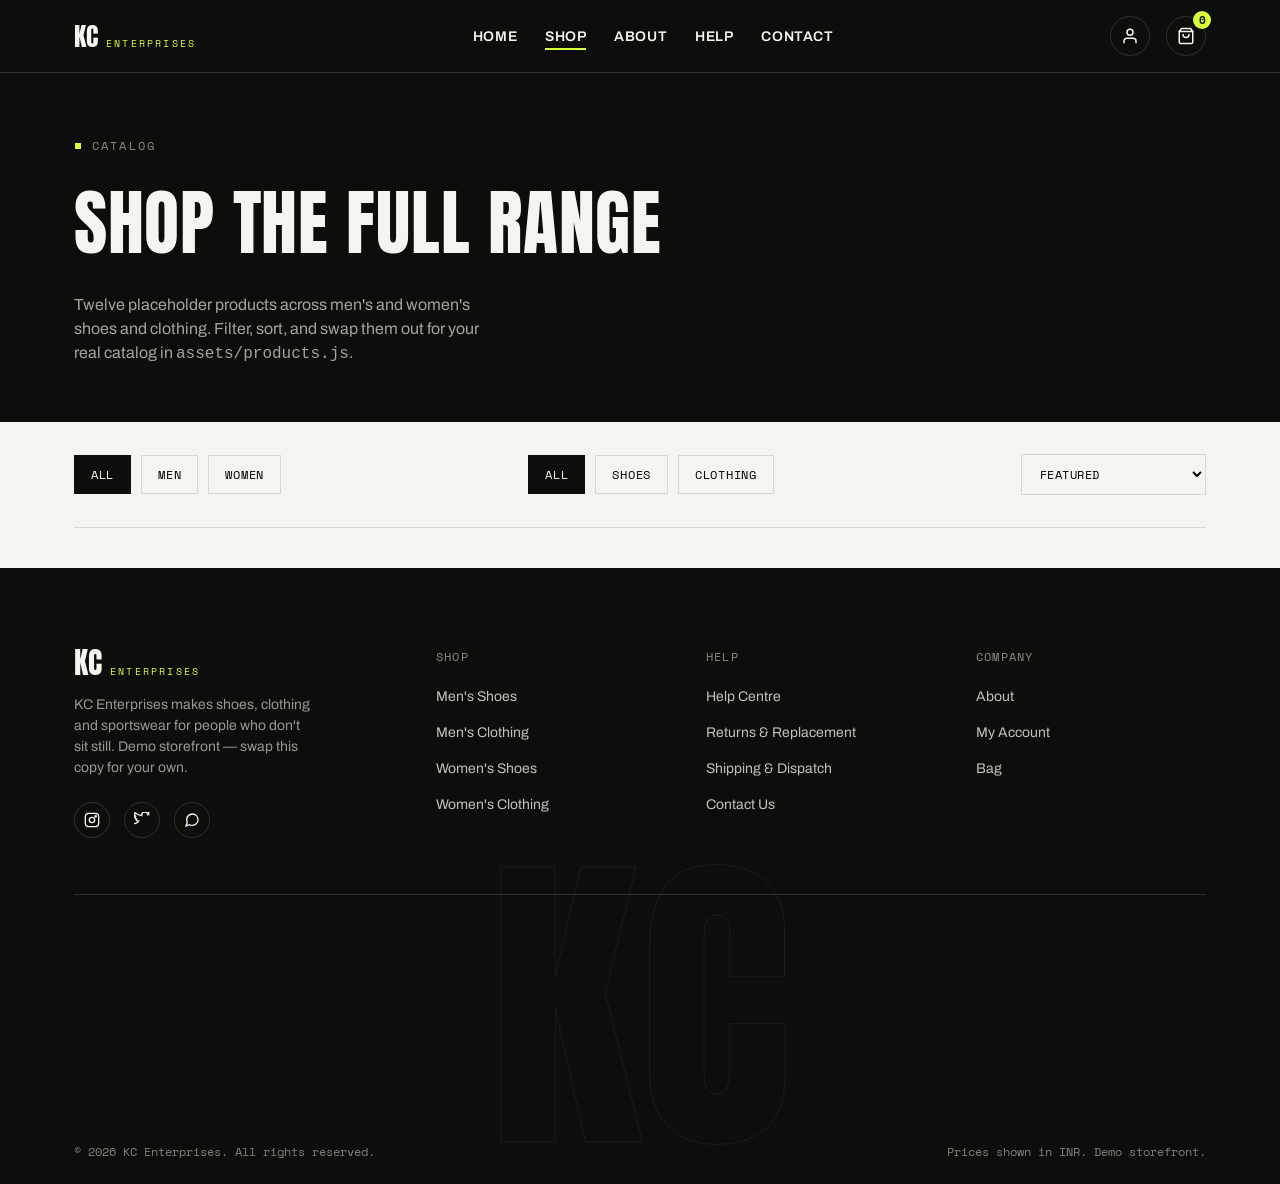
<file: shop.html>
<!doctype html>
<html lang="en">
<head>
<meta charset="UTF-8">
<meta name="viewport" content="width=device-width, initial-scale=1.0">
<title>Shop — KC Enterprises</title>
<meta name="description" content="Shop men's and women's shoes and clothing at KC Enterprises.">
<link rel="icon" href="assets/favicon.svg" type="image/svg+xml">
<link rel="stylesheet" href="assets/styles.css">
</head>
<body>
<a class="skip-link" href="#main">Skip to content</a>
<header class="site-header">
  <nav class="nav container">
    <a href="index.html" class="logo">KC <span>Enterprises</span></a>
    <ul class="nav-links">
      <li><a href="index.html" >Home</a></li>
      <li><a href="shop.html" aria-current="page">Shop</a></li>
      <li><a href="about.html" >About</a></li>
      <li><a href="help-centre.html" >Help</a></li>
      <li><a href="contact.html" >Contact</a></li>
    </ul>
    <div class="nav-actions">
      <a href="account.html" class="bag-btn" aria-label="Account" title="Account">
        <svg viewBox="0 0 24 24" fill="none" stroke-width="2" stroke-linecap="round" stroke-linejoin="round"><path d="M20 21v-2a4 4 0 0 0-4-4H8a4 4 0 0 0-4 4v2"/><circle cx="12" cy="7" r="4"/></svg>
      </a>
      <a href="cart.html" class="bag-btn" aria-label="Bag" title="Bag">
        <svg viewBox="0 0 24 24" fill="none" stroke-width="2" stroke-linecap="round" stroke-linejoin="round"><path d="M6 2 3 6v14a2 2 0 0 0 2 2h14a2 2 0 0 0 2-2V6l-3-4Z"/><path d="M3 6h18"/><path d="M16 10a4 4 0 0 1-8 0"/></svg>
        <span class="bag-count">0</span>
      </a>
      <button class="nav-toggle" aria-expanded="false" aria-label="Toggle menu"><span></span><span></span><span></span></button>
    </div>
  </nav>
</header>

<main id="main">
  <section class="page-header">
    <div class="container">
      <span class="eyebrow">Catalog</span>
      <h1>Shop the full range</h1>
      <p>Twelve placeholder products across men's and women's shoes and clothing. Filter, sort, and swap them out for your real catalog in <code>assets/products.js</code>.</p>
    </div>
  </section>

  <div class="container">
    <div class="shop-toolbar">
      <div class="filter-tabs" id="genderTabs">
        <button class="filter-tab is-active" data-gender="all">All</button>
        <button class="filter-tab" data-gender="men">Men</button>
        <button class="filter-tab" data-gender="women">Women</button>
      </div>
      <div class="filter-tabs" id="catTabs">
        <button class="filter-tab is-active" data-filter="all">All</button>
        <button class="filter-tab" data-filter="shoes">Shoes</button>
        <button class="filter-tab" data-filter="clothing">Clothing</button>
      </div>
      <select class="sort-select" id="sortSelect">
        <option value="featured">Featured</option>
        <option value="price-asc">Price: Low to High</option>
        <option value="price-desc">Price: High to Low</option>
      </select>
    </div>

    <div class="product-grid" id="shopGrid"></div>
    <p class="empty-state" id="emptyState">No products match these filters yet.</p>
  </div>
</main>

<script>
(function () {
  var grid = document.getElementById('shopGrid');
  var emptyState = document.getElementById('emptyState');
  var genderTabs = document.querySelectorAll('#genderTabs .filter-tab');
  var catTabs = document.querySelectorAll('#catTabs .filter-tab');
  var sortSelect = document.getElementById('sortSelect');

  var state = { gender: 'all', cat: 'all', sort: 'featured' };

  function productCardHTML(p) {
    var badge = p.isNew ? '<span class="tag tag--volt product-tag">New</span>' : '';
    var priceHTML = p.mrp && p.mrp > p.price
      ? '<span class="product-price">' + formatINR(p.price) + ' <s style="color:var(--ash); font-weight:400;">' + formatINR(p.mrp) + '</s></span>'
      : '<span class="product-price">' + formatINR(p.price) + '</span>';
    return (
      '<article class="product-card" data-category="' + p.category + '" data-gender="' + p.gender + '" data-price="' + p.price + '" data-order="' + p.order + '">' +
        '<a href="product.html?id=' + p.id + '" class="product-figure">' + badge +
          '<svg viewBox="0 0 24 24" fill="none" stroke-width="1.5"><circle cx="12" cy="12" r="9"/><path d="M8 12h8M12 8v8"/></svg>' +
        '</a>' +
        '<div class="product-body">' +
          '<span class="product-sku">' + p.sku + ' · ' + p.colour + '</span>' +
          '<a href="product.html?id=' + p.id + '" class="product-name">' + p.name + '</a>' +
          '<div class="product-meta">' + priceHTML +
            '<button class="product-add" data-id="' + p.id + '" data-size="' + p.sizes[0] + '">Add to bag</button>' +
          '</div>' +
        '</div>' +
      '</article>'
    );
  }

  function render() {
    var filtered = PRODUCTS.filter(function (p) {
      var gOk = state.gender === 'all' || p.gender === state.gender;
      var cOk = state.cat === 'all' || p.category === state.cat;
      return gOk && cOk;
    });
    if (state.sort === 'price-asc') filtered.sort(function (a,b) { return a.price - b.price; });
    else if (state.sort === 'price-desc') filtered.sort(function (a,b) { return b.price - a.price; });
    else filtered.sort(function (a,b) { return a.order - b.order; });

    grid.innerHTML = filtered.map(productCardHTML).join('');
    emptyState.classList.toggle('is-visible', filtered.length === 0);
    wireAddButtons();
  }

  function wireAddButtons() {
    grid.querySelectorAll('.product-add').forEach(function (btn) {
      btn.addEventListener('click', function (e) {
        e.preventDefault();
        addToCart(btn.dataset.id, btn.dataset.size, 1);
        var original = btn.textContent;
        btn.textContent = 'Added';
        btn.classList.add('is-added');
        setTimeout(function () { btn.textContent = original; btn.classList.remove('is-added'); }, 1200);
      });
    });
  }

  genderTabs.forEach(function (t) {
    t.addEventListener('click', function () {
      genderTabs.forEach(function (x) { x.classList.remove('is-active'); });
      t.classList.add('is-active');
      state.gender = t.dataset.gender;
      render();
    });
  });
  catTabs.forEach(function (t) {
    t.addEventListener('click', function () {
      catTabs.forEach(function (x) { x.classList.remove('is-active'); });
      t.classList.add('is-active');
      state.cat = t.dataset.filter;
      render();
    });
  });
  sortSelect.addEventListener('change', function () { state.sort = sortSelect.value; render(); });

  var params = new URLSearchParams(window.location.search);
  var presetGender = params.get('gender');
  var presetCat = params.get('cat');
  if (presetGender) {
    state.gender = presetGender;
    genderTabs.forEach(function (t) { t.classList.toggle('is-active', t.dataset.gender === presetGender); });
  }
  if (presetCat) {
    state.cat = presetCat;
    catTabs.forEach(function (t) { t.classList.toggle('is-active', t.dataset.filter === presetCat); });
  }
  render();
})();
</script>

<footer class="site-footer">
  <div class="container">
    <div class="footer-grid">
      <div class="footer-brand">
        <a href="index.html" class="logo">KC <span>Enterprises</span></a>
        <p>KC Enterprises makes shoes, clothing and sportswear for people who don't sit still. Demo storefront — swap this copy for your own.</p>
        <div class="footer-social">
          <a href="#" aria-label="Instagram"><svg viewBox="0 0 24 24" fill="none" stroke-width="2"><rect x="2" y="2" width="20" height="20" rx="5"/><circle cx="12" cy="12" r="4"/><circle cx="17.5" cy="6.5" r="1"/></svg></a>
          <a href="#" aria-label="Twitter"><svg viewBox="0 0 24 24" fill="none" stroke-width="2"><path d="M23 3a10.9 10.9 0 0 1-3.14 1.53A4.48 4.48 0 0 0 22.4.36a9.09 9.09 0 0 1-2.88 1.1A4.52 4.52 0 0 0 16.11 0c-2.5 0-4.52 2.02-4.52 4.52 0 .35.04.69.11 1.02C7.69 5.4 4.07 3.48 1.64.9a4.48 4.48 0 0 0 1.4 6.04A4.48 4.48 0 0 1 1 6.13v.06c0 2.2 1.56 4.03 3.64 4.46-.38.1-.78.16-1.2.16-.29 0-.57-.03-.85-.08.58 1.8 2.26 3.12 4.25 3.15A9.06 9.06 0 0 1 1 17.54 9.06 9.06 0 0 1 0 17.5"/></svg></a>
          <a href="#" aria-label="WhatsApp"><svg viewBox="0 0 24 24" fill="none" stroke-width="2"><path d="M21 11.5a8.38 8.38 0 0 1-.9 3.8 8.5 8.5 0 0 1-7.6 4.7 8.38 8.38 0 0 1-3.8-.9L3 21l1.9-5.7a8.38 8.38 0 0 1-.9-3.8 8.5 8.5 0 0 1 4.7-7.6 8.38 8.38 0 0 1 3.8-.9h.5a8.48 8.48 0 0 1 8 8v.5z"/></svg></a>
        </div>
      </div>
      <div class="footer-col">
        <h4>Shop</h4>
        <ul>
          <li><a href="shop.html?gender=men&cat=shoes">Men's Shoes</a></li>
          <li><a href="shop.html?gender=men&cat=clothing">Men's Clothing</a></li>
          <li><a href="shop.html?gender=women&cat=shoes">Women's Shoes</a></li>
          <li><a href="shop.html?gender=women&cat=clothing">Women's Clothing</a></li>
        </ul>
      </div>
      <div class="footer-col">
        <h4>Help</h4>
        <ul>
          <li><a href="help-centre.html">Help Centre</a></li>
          <li><a href="help-centre.html#returns">Returns &amp; Replacement</a></li>
          <li><a href="help-centre.html#shipping">Shipping &amp; Dispatch</a></li>
          <li><a href="contact.html">Contact Us</a></li>
        </ul>
      </div>
      <div class="footer-col">
        <h4>Company</h4>
        <ul>
          <li><a href="about.html">About</a></li>
          <li><a href="account.html">My Account</a></li>
          <li><a href="cart.html">Bag</a></li>
        </ul>
      </div>
    </div>
    <div class="footer-watermark">KC</div>
    <div class="footer-bottom container">
      <span>© 2026 KC Enterprises. All rights reserved.</span>
      <span>Prices shown in INR. Demo storefront.</span>
    </div>
  </div>
</footer>
<script src="assets/products.js"></script>
<script src="assets/cart.js"></script>
<script src="assets/main.js"></script>
</body>
</html>
</file>
<file: assets/styles.css>
/* ==========================================================================
KC ENTERPRISES — stylesheet
Design tokens live in :root. Change colors/fonts there to re-skin the site.
========================================================================== */

@import url('https://fonts.googleapis.com/css2?family=Anton&family=Archivo:ital,wght@0,400;0,500;0,600;0,700;0,800;1,400&family=Space+Mono:wght@400;700&display=swap');

:root{
  --ink: #0d0d0c;
  --ink-soft: #1c1c1a;
  --paper: #f6f4ee;
  --white: #ffffff;
  --volt: #d8ff3e;
  --volt-dim: #c2e62f;
  --ash: #8c8a80;
  --ash-dark: #5b5a52;
  --line: rgba(255,255,255,.14);
  --line-dark: rgba(13,13,12,.12);
  --f-display: 'Anton', 'Arial Narrow', sans-serif;
  --f-body: 'Archivo', system-ui, sans-serif;
  --f-mono: 'Space Mono', monospace;
  --container: 1180px;
  --gutter: 24px;
  --radius: 2px;
  --ease: cubic-bezier(.22,.68,0,1);
}

*,*::before,*::after{ box-sizing:border-box; }
html{ scroll-behavior:smooth; }
@media (prefers-reduced-motion: reduce){
  html{ scroll-behavior:auto; }
  *,*::before,*::after{ animation-duration:.001ms !important; animation-iteration-count:1 !important; transition-duration:.001ms !important; scroll-behavior:auto !important; }
}
body{ margin:0; background:var(--paper); color:var(--ink); font-family:var(--f-body); font-size:16px; line-height:1.5; -webkit-font-smoothing:antialiased; }
img{ max-width:100%; display:block; }
a{ color:inherit; text-decoration:none; }
ul{ margin:0; padding:0; list-style:none; }
button{ font-family:inherit; cursor:pointer; }
h1,h2,h3,h4{ margin:0; font-family:var(--f-display); text-transform:uppercase; letter-spacing:.01em; font-weight:400; }
p{ margin:0; }
:focus-visible{ outline:3px solid var(--volt); outline-offset:3px; }
.container{ max-width:var(--container); margin:0 auto; padding:0 var(--gutter); }
.skip-link{ position:absolute; left:-9999px; top:0; background:var(--volt); color:var(--ink); padding:10px 16px; z-index:200; font-family:var(--f-mono); }
.skip-link:focus{ left:12px; top:12px; }
.eyebrow{ font-family:var(--f-mono); font-size:12px; letter-spacing:.18em; text-transform:uppercase; color:var(--ash-dark); display:flex; align-items:center; gap:10px; }
.eyebrow::before{ content:''; width:8px; height:8px; background:var(--volt); border:1px solid var(--ink); flex-shrink:0; }
.ash-text{ color:var(--ash-dark); }
.reveal{ opacity:0; transform:translateY(18px); transition:opacity .6s var(--ease), transform .6s var(--ease); }
.reveal.is-visible{ opacity:1; transform:translateY(0); }

/* TAG */
.tag{ --tag-bg: var(--ink); --tag-fg: var(--paper); position:relative; display:inline-flex; align-items:center; gap:8px; background:var(--tag-bg); color:var(--tag-fg); font-family:var(--f-mono); font-size:12px; letter-spacing:.08em; text-transform:uppercase; padding:8px 14px 8px 22px; clip-path: polygon(14px 0, 100% 0, 100% 100%, 14px 100%, 0 50%); white-space:nowrap; }
.tag::after{ content:''; position:absolute; left:7px; top:50%; width:5px; height:5px; border-radius:50%; background:var(--tag-fg); opacity:.35; transform:translateY(-50%); }
.tag--volt{ --tag-bg:var(--volt); --tag-fg:var(--ink); }

/* HEADER / NAV */
.site-header{ position:sticky; top:0; z-index:100; background:var(--ink); border-bottom:1px solid var(--line); }
.nav{ display:flex; align-items:center; justify-content:space-between; gap:24px; padding-top:16px; padding-bottom:16px; color:var(--paper); }
.logo{ font-family:var(--f-display); font-size:26px; line-height:1; display:flex; align-items:baseline; gap:8px; color:var(--paper); }
.logo span{ font-family:var(--f-mono); font-size:10px; letter-spacing:.22em; color:var(--volt); text-transform:uppercase; }
.nav-links{ display:flex; gap:28px; font-family:var(--f-body); font-weight:600; font-size:14px; text-transform:uppercase; letter-spacing:.04em; }
.nav-links a{ position:relative; padding:4px 0; color:var(--paper); }
.nav-links a::after{ content:''; position:absolute; left:0; right:0; bottom:-2px; height:2px; background:var(--volt); transform:scaleX(0); transform-origin:left; transition:transform .25s var(--ease); }
.nav-links a:hover::after, .nav-links a:focus-visible::after, .nav-links a[aria-current="page"]::after{ transform:scaleX(1); }
.nav-actions{ display:flex; align-items:center; gap:16px; }
.bag-btn{ position:relative; background:none; border:1px solid var(--line); color:var(--paper); width:40px; height:40px; border-radius:50%; display:grid; place-items:center; }
.bag-btn svg{ width:18px; height:18px; stroke:var(--paper); }
.bag-count{ position:absolute; top:-6px; right:-6px; background:var(--volt); color:var(--ink); font-family:var(--f-mono); font-size:11px; font-weight:700; width:18px; height:18px; border-radius:50%; display:grid; place-items:center; }
.nav-toggle{ display:none; background:none; border:none; width:36px; height:28px; flex-direction:column; justify-content:space-between; padding:2px 0; }
.nav-toggle span{ display:block; height:2px; width:100%; background:var(--paper); transition:transform .25s var(--ease), opacity .25s var(--ease); }
.nav-toggle[aria-expanded="true"] span:nth-child(1){ transform:translateY(9px) rotate(45deg); }
.nav-toggle[aria-expanded="true"] span:nth-child(2){ opacity:0; }
.nav-toggle[aria-expanded="true"] span:nth-child(3){ transform:translateY(-9px) rotate(-45deg); }
@media (max-width: 860px){
  .nav-toggle{ display:flex; }
  .nav-links{ position:fixed; inset:73px 0 0 0; background:var(--ink); flex-direction:column; gap:0; padding:8px 24px 24px; transform:translateY(-8px); opacity:0; visibility:hidden; transition:opacity .2s var(--ease), transform .2s var(--ease), visibility .2s; }
  .nav-links.is-open{ opacity:1; transform:translateY(0); visibility:visible; }
  .nav-links li{ border-bottom:1px solid var(--line); }
  .nav-links a{ display:block; padding:16px 0; }
}

/* HERO */
.hero{ position:relative; background:var(--ink); color:var(--paper); overflow:hidden; padding:96px 0 120px; }
.hero::before{ content:''; position:absolute; inset:0; background-image:radial-gradient(circle at 1px 1px, rgba(255,255,255,.07) 1px, transparent 0); background-size:4px 4px; opacity:.5; pointer-events:none; }
.hero-inner{ position:relative; max-width:var(--container); margin:0 auto; padding:0 var(--gutter); }
.hero .tag{ margin-bottom:28px; }
.hero h1{ font-size:clamp(48px, 9vw, 108px); line-height:.96; max-width:14ch; }
.hero h1 mark{ background:none; color:var(--volt); }
.hero-sub{ margin-top:24px; max-width:46ch; font-size:18px; color:rgba(246,244,238,.72); }
.hero-actions{ margin-top:40px; display:flex; align-items:center; gap:20px; flex-wrap:wrap; }
.hero-link{ font-family:var(--f-mono); font-size:13px; letter-spacing:.06em; text-transform:uppercase; border-bottom:1px solid currentColor; padding-bottom:2px; }
.scroll-cue{ position:absolute; right:var(--gutter); bottom:28px; display:flex; align-items:center; gap:10px; font-family:var(--f-mono); font-size:11px; letter-spacing:.18em; color:rgba(246,244,238,.5); text-transform:uppercase; }
.scroll-cue span{ width:1px; height:34px; background:rgba(246,244,238,.3); display:block; overflow:hidden; }
.scroll-cue span::after{ content:''; display:block; width:100%; height:50%; background:var(--volt); animation:scrollcue 1.8s var(--ease) infinite; }
@keyframes scrollcue{ 0%{ transform:translateY(-100%); } 100%{ transform:translateY(200%); } }

/* BUTTONS */
.btn{ display:inline-flex; align-items:center; gap:10px; font-family:var(--f-body); font-weight:700; font-size:14px; letter-spacing:.03em; text-transform:uppercase; padding:16px 28px; border:1px solid transparent; border-radius:var(--radius); transition:transform .2s var(--ease), background .2s var(--ease), color .2s var(--ease), border-color .2s var(--ease); }
.btn:hover{ transform:translateY(-2px); }
.btn--volt{ background:var(--volt); color:var(--ink); }
.btn--volt:hover{ background:var(--volt-dim); }
.btn--outline{ background:transparent; color:var(--paper); border-color:var(--line); }
.btn--outline:hover{ border-color:var(--paper); }
.btn--ink{ background:var(--ink); color:var(--paper); }
.btn--ink:hover{ background:var(--ink-soft); }
.btn--block{ width:100%; justify-content:center; }
.btn--small{ padding:10px 18px; font-size:12px; }
.btn-disabled{ opacity:.4; pointer-events:none; }

/* page-header outline buttons override on light bg pages */
.about-info .btn--outline, .pdp-info .btn--outline{ color:var(--ink); border-color:var(--line-dark); }

/* MARQUEE */
.marquee{ background:var(--volt); color:var(--ink); overflow:hidden; border-bottom:1px solid var(--ink); border-top:1px solid var(--ink); }
.marquee-track{ display:flex; width:max-content; animation:marquee 22s linear infinite; }
@media (prefers-reduced-motion: reduce){ .marquee-track{ animation:none; } }
.marquee-track span{ font-family:var(--f-display); font-size:20px; letter-spacing:.02em; padding:14px 28px; white-space:nowrap; }
.marquee-track span::after{ content:'•'; margin-left:28px; }
@keyframes marquee{ from{ transform:translateX(0); } to{ transform:translateX(-50%); } }

/* SECTIONS */
.section{ padding:88px 0; }
.section--tight{ padding:64px 0; }
.section-head{ display:flex; align-items:flex-end; justify-content:space-between; gap:24px; flex-wrap:wrap; margin-bottom:48px; }
.section-head h2{ font-size:clamp(32px, 4.5vw, 52px); margin-top:14px; max-width:18ch; }
.section-head p{ max-width:38ch; color:var(--ash-dark); }

/* CATEGORY GRID */
.cat-grid{ display:grid; grid-template-columns:repeat(3, 1fr); gap:20px; }
.cat-card{ position:relative; background:var(--ink); color:var(--paper); padding:36px 28px 28px; min-height:280px; display:flex; flex-direction:column; justify-content:space-between; overflow:hidden; transition:background .3s var(--ease); }
.cat-card:hover{ background:var(--ink-soft); }
.cat-card svg{ width:54px; height:54px; stroke:var(--paper); transition:transform .3s var(--ease), stroke .3s var(--ease); }
.cat-card:hover svg{ stroke:var(--volt); transform:translateY(-4px); }
.cat-card h3{ font-size:26px; margin-top:24px; }
.cat-card .cat-count{ font-family:var(--f-mono); font-size:12px; letter-spacing:.08em; color:var(--ash); text-transform:uppercase; }
.cat-card .cat-link{ margin-top:18px; font-family:var(--f-mono); font-size:12px; letter-spacing:.06em; text-transform:uppercase; display:inline-flex; align-items:center; gap:8px; }
.cat-card .cat-link svg{ width:14px; height:14px; stroke:currentColor; transition:transform .2s var(--ease); }
.cat-card:hover .cat-link svg{ transform:translateX(4px); }
@media (max-width: 860px){ .cat-grid{ grid-template-columns:1fr; } }

/* PRODUCT GRID */
.product-grid{ display:grid; grid-template-columns:repeat(3, 1fr); gap:28px 24px; }
.product-card{ display:flex; flex-direction:column; }
.product-figure{ position:relative; background:var(--white); border:1px solid var(--line-dark); aspect-ratio:1/1; display:grid; place-items:center; overflow:hidden; }
.product-figure svg{ width:62%; height:62%; stroke:var(--ink); transition:transform .35s var(--ease); }
.product-card:hover .product-figure svg{ transform:scale(1.06) rotate(-2deg); }
.product-tag{ position:absolute; top:12px; left:12px; }
.product-body{ padding-top:16px; display:flex; flex-direction:column; gap:6px; }
.product-sku{ font-family:var(--f-mono); font-size:11px; letter-spacing:.06em; color:var(--ash); text-transform:uppercase; }
.product-name{ font-family:var(--f-body); font-weight:700; font-size:16px; text-transform:uppercase; letter-spacing:.01em; }
.product-meta{ display:flex; align-items:center; justify-content:space-between; margin-top:4px; }
.product-price{ font-family:var(--f-mono); font-size:15px; font-weight:700; }
.product-add{ background:none; border:1px solid var(--ink); font-family:var(--f-mono); font-size:11px; letter-spacing:.06em; text-transform:uppercase; padding:8px 12px; transition:background .2s var(--ease), color .2s var(--ease); }
.product-add:hover{ background:var(--ink); color:var(--paper); }
.product-add.is-added{ background:var(--volt); border-color:var(--ink); color:var(--ink); }
.featured-foot{ margin-top:48px; text-align:center; }
@media (max-width: 980px){ .product-grid{ grid-template-columns:repeat(2, 1fr); } }
@media (max-width: 560px){ .product-grid{ grid-template-columns:1fr 1fr; gap:18px 14px; } .product-name{ font-size:13px; } }

/* PROMO SPLIT */
.promo{ display:grid; grid-template-columns:1.1fr .9fr; }
.promo-panel{ padding:80px var(--gutter); }
.promo-panel--ink{ background:var(--ink); color:var(--paper); }
.promo-panel--volt{ background:var(--volt); color:var(--ink); }
.promo-panel h2{ font-size:clamp(30px,4vw,46px); max-width:16ch; }
.promo-panel p{ margin-top:20px; max-width:42ch; font-size:16px; }
.promo-panel--ink p{ color:rgba(246,244,238,.7); }
.promo-list{ margin-top:32px; display:flex; flex-direction:column; gap:18px; }
.promo-list li{ display:flex; align-items:baseline; gap:16px; font-family:var(--f-mono); font-size:14px; border-top:1px solid var(--ink); padding-top:14px; }
.promo-list li:first-child{ border-top:none; padding-top:0; }
.promo-list b{ font-size:22px; }
@media (max-width: 860px){ .promo{ grid-template-columns:1fr; } }

/* NEWSLETTER */
.newsletter-box{ background:var(--ink); color:var(--paper); padding:56px 48px; display:flex; align-items:center; justify-content:space-between; gap:40px; flex-wrap:wrap; }
.newsletter-copy h2{ font-size:clamp(26px,3.4vw,38px); max-width:14ch; }
.newsletter-copy p{ margin-top:10px; color:rgba(246,244,238,.65); max-width:34ch; }
.newsletter-form{ display:flex; gap:0; flex:0 0 auto; min-width:340px; }
.newsletter-form input{ background:transparent; border:1px solid var(--line); border-right:none; color:var(--paper); font-family:var(--f-mono); font-size:13px; padding:0 16px; height:50px; flex:1; min-width:0; }
.newsletter-form input::placeholder{ color:rgba(246,244,238,.45); }
.newsletter-form .btn{ height:50px; padding:0 22px; border-radius:0; }
.form-msg{ margin-top:14px; font-family:var(--f-mono); font-size:12px; letter-spacing:.04em; }
.form-msg[data-state="ok"]{ color:var(--volt); }
.form-msg[data-state="error"]{ color:#ff8a6a; }
@media (max-width: 720px){ .newsletter-box{ padding:40px 24px; flex-direction:column; align-items:flex-start; } .newsletter-form{ width:100%; min-width:0; } }

/* FOOTER */
.site-footer{ position:relative; background:var(--ink); color:var(--paper); padding:80px 0 0; overflow:hidden; }
.footer-grid{ display:grid; grid-template-columns:1.4fr 1fr 1fr 1fr; gap:40px; padding-bottom:56px; border-bottom:1px solid var(--line); }
.footer-brand .logo{ font-size:30px; }
.footer-brand p{ margin-top:16px; color:rgba(246,244,238,.6); max-width:30ch; font-size:14px; }
.footer-social{ display:flex; gap:14px; margin-top:24px; }
.footer-social a{ width:36px; height:36px; border:1px solid var(--line); border-radius:50%; display:grid; place-items:center; transition:background .2s var(--ease), border-color .2s var(--ease); }
.footer-social a:hover{ background:var(--volt); border-color:var(--volt); }
.footer-social a:hover svg{ stroke:var(--ink); }
.footer-social svg{ width:16px; height:16px; stroke:var(--paper); }
.footer-col h4{ font-family:var(--f-mono); font-size:12px; letter-spacing:.1em; text-transform:uppercase; color:var(--ash); margin-bottom:18px; }
.footer-col ul{ display:flex; flex-direction:column; gap:12px; }
.footer-col a{ font-size:14px; color:rgba(246,244,238,.78); }
.footer-col a:hover{ color:var(--volt); }
.footer-bottom{ display:flex; align-items:center; justify-content:space-between; gap:16px; flex-wrap:wrap; padding:24px 0; font-family:var(--f-mono); font-size:12px; color:rgba(246,244,238,.5); }
.footer-watermark{ font-family:var(--f-display); font-size:min(28vw, 320px); line-height:.7; color:transparent; -webkit-text-stroke:1px rgba(246,244,238,.06); text-align:center; margin:0 -20px; pointer-events:none; user-select:none; }
@media (max-width: 860px){ .footer-grid{ grid-template-columns:1fr 1fr; } }
@media (max-width: 560px){ .footer-grid{ grid-template-columns:1fr; } }

/* PAGE HEADER */
.page-header{ background:var(--ink); color:var(--paper); padding:64px 0 56px; }
.page-header .eyebrow{ color:var(--ash); }
.page-header .eyebrow::before{ background:var(--volt); }
.page-header h1{ font-size:clamp(40px,6vw,72px); margin-top:14px; }
.page-header p{ margin-top:16px; color:rgba(246,244,238,.65); max-width:48ch; }

/* SHOP FILTERS */
.shop-toolbar{ display:flex; align-items:center; justify-content:space-between; gap:20px; flex-wrap:wrap; padding:32px 0; border-bottom:1px solid var(--line-dark); margin-bottom:40px; }
.filter-tabs{ display:flex; gap:10px; flex-wrap:wrap; }
.filter-tab{ background:transparent; border:1px solid var(--line-dark); font-family:var(--f-mono); font-size:12px; letter-spacing:.06em; text-transform:uppercase; padding:10px 16px; transition:background .2s var(--ease), color .2s var(--ease), border-color .2s var(--ease); }
.filter-tab.is-active{ background:var(--ink); color:var(--paper); border-color:var(--ink); }
.sort-select{ font-family:var(--f-mono); font-size:12px; letter-spacing:.04em; text-transform:uppercase; background:var(--paper); border:1px solid var(--line-dark); padding:10px 14px; }
.product-card.is-hidden{ display:none; }
.empty-state{ text-align:center; padding:60px 0; color:var(--ash-dark); font-family:var(--f-mono); display:none; }
.empty-state.is-visible{ display:block; }

/* ABOUT PAGE */
.stat-grid{ display:grid; grid-template-columns:repeat(4,1fr); gap:1px; background:var(--line-dark); border:1px solid var(--line-dark); }
.stat-cell{ background:var(--paper); padding:36px 24px; text-align:center; }
.stat-cell b{ display:block; font-family:var(--f-display); font-size:clamp(32px,4vw,48px); }
.stat-cell span{ display:block; margin-top:8px; font-family:var(--f-mono); font-size:12px; letter-spacing:.06em; text-transform:uppercase; color:var(--ash-dark); }
@media (max-width: 700px){ .stat-grid{ grid-template-columns:repeat(2,1fr); } }
.value-grid{ display:grid; grid-template-columns:repeat(3,1fr); gap:32px; }
.value-card{ border-top:2px solid var(--ink); padding-top:20px; }
.value-card h3{ font-size:20px; margin-bottom:10px; }
.value-card p{ color:var(--ash-dark); font-size:15px; }
@media (max-width: 860px){ .value-grid{ grid-template-columns:1fr; } }
.about-split{ display:grid; grid-template-columns:1fr 1fr; gap:56px; align-items:center; }
.about-split-figure{ background:var(--ink); aspect-ratio:4/5; display:grid; place-items:center; }
.about-split-figure svg{ width:50%; stroke:var(--volt); }
@media (max-width: 860px){ .about-split{ grid-template-columns:1fr; } }

/* CONTACT PAGE */
.contact-grid{ display:grid; grid-template-columns:1fr 1fr; gap:64px; }
.contact-info{ display:flex; flex-direction:column; gap:28px; }
.contact-info-item h4{ font-family:var(--f-mono); font-size:12px; letter-spacing:.08em; text-transform:uppercase; color:var(--ash); margin-bottom:8px; }
.contact-info-item p{ font-size:16px; }
.contact-info-item a:hover{ color:var(--ash-dark); text-decoration:underline; }
.field{ margin-bottom:20px; }
.field label{ display:block; font-family:var(--f-mono); font-size:12px; letter-spacing:.06em; text-transform:uppercase; margin-bottom:8px; color:var(--ash-dark); }
.field input, .field textarea{ width:100%; background:var(--white); border:1px solid var(--line-dark); padding:14px 16px; font-family:var(--f-body); font-size:15px; color:var(--ink); resize:vertical; }
.field input:focus, .field textarea:focus{ border-color:var(--ink); }
.field-error{ display:none; margin-top:6px; font-family:var(--f-mono); font-size:12px; color:#c0392b; }
.field.has-error input, .field.has-error textarea{ border-color:#c0392b; }
.field.has-error .field-error{ display:block; }
.contact-success{ display:none; background:var(--volt); color:var(--ink); padding:18px 20px; font-family:var(--f-mono); font-size:13px; margin-bottom:20px; }
.contact-success.is-visible{ display:block; }
.faq-item{ border-bottom:1px solid var(--line-dark); }
.faq-q{ width:100%; background:none; border:none; display:flex; align-items:center; justify-content:space-between; padding:20px 0; font-family:var(--f-body); font-weight:700; font-size:16px; text-align:left; }
.faq-q span{ font-family:var(--f-mono); font-size:18px; transition:transform .25s var(--ease); }
.faq-q[aria-expanded="true"] span{ transform:rotate(45deg); }
.faq-a{ max-height:0; overflow:hidden; transition:max-height .25s var(--ease); }
.faq-a p{ padding:0 0 20px; color:var(--ash-dark); max-width:60ch; }
@media (max-width: 860px){ .contact-grid{ grid-template-columns:1fr; gap:48px; } }

/* ==========================================================================
DROP COUNTDOWN
========================================================================== */
.drop-countdown{ display:flex; gap:16px; flex-wrap:wrap; }
.drop-box{ background:var(--ink); color:var(--paper); padding:24px 28px; min-width:100px; text-align:center; border:1px solid var(--line); }
.drop-box b{ display:block; font-family:var(--f-display); font-size:40px; color:var(--volt); }
.drop-box span{ display:block; margin-top:6px; font-family:var(--f-mono); font-size:11px; letter-spacing:.1em; text-transform:uppercase; color:var(--ash); }

/* ==========================================================================
PRODUCT DETAIL PAGE (PDP)
========================================================================== */
.pdp{ padding:48px 0 96px; }
.pdp-back{ display:inline-block; margin-bottom:24px; font-family:var(--f-mono); font-size:13px; color:var(--ash-dark); }
.pdp-loading{ padding:120px 0; text-align:center; font-family:var(--f-mono); color:var(--ash-dark); }
.pdp-grid{ display:grid; grid-template-columns:1.1fr 1fr; gap:56px; }
.pdp-figure{ background:var(--white); border:1px solid var(--line-dark); aspect-ratio:1/1; display:grid; place-items:center; }
.pdp-figure svg{ width:55%; height:55%; stroke:var(--ink); }
.pdp-thumbs{ display:flex; gap:12px; margin-top:14px; }
.pdp-thumb{ width:64px; height:64px; border:1px solid var(--line-dark); background:var(--white); }
.pdp-thumb.is-active{ border-color:var(--ink); }
.pdp-badge{ font-family:var(--f-mono); font-size:12px; letter-spacing:.08em; text-transform:uppercase; color:#c0392b; font-weight:700; }
.pdp-info h1{ font-size:clamp(28px,3.6vw,40px); margin-top:8px; }
.pdp-sub{ margin-top:6px; color:var(--ash-dark); font-family:var(--f-mono); font-size:13px; text-transform:uppercase; }
.pdp-price{ margin-top:20px; display:flex; align-items:baseline; gap:12px; flex-wrap:wrap; }
.pdp-price-now{ font-family:var(--f-mono); font-size:28px; font-weight:700; }
.pdp-price-was{ font-family:var(--f-mono); font-size:16px; color:var(--ash); text-decoration:line-through; }
.pdp-price-tax{ font-family:var(--f-mono); font-size:12px; color:var(--ash); width:100%; }
.pdp-size-head{ margin-top:32px; display:flex; align-items:center; justify-content:space-between; }
.pdp-size-head span{ font-family:var(--f-mono); font-size:12px; letter-spacing:.08em; text-transform:uppercase; }
.pdp-sizeguide{ background:none; border:none; font-family:var(--f-mono); font-size:12px; text-decoration:underline; }
.pdp-sizes{ margin-top:14px; display:flex; gap:10px; flex-wrap:wrap; }
.pdp-size-btn{ min-width:56px; padding:12px 14px; border:1px solid var(--line-dark); background:var(--white); font-family:var(--f-mono); font-size:13px; transition:background .2s var(--ease), color .2s var(--ease); }
.pdp-size-btn:hover{ border-color:var(--ink); }
.pdp-size-btn.is-selected{ background:var(--ink); color:var(--paper); border-color:var(--ink); }
.pdp-size-error{ display:none; margin-top:10px; color:#c0392b; font-family:var(--f-mono); font-size:12px; }
.pdp-size-error.is-visible{ display:block; }
.pdp-actions{ margin-top:24px; display:flex; flex-direction:column; gap:12px; }
.pdp-wa-link{ display:block; margin-top:16px; font-family:var(--f-mono); font-size:13px; color:#1f8a3c; text-decoration:underline; }
.pdp-desc{ margin-top:32px; color:var(--ash-dark); max-width:48ch; }
.pdp-bullets{ margin-top:16px; display:flex; flex-direction:column; gap:8px; }
.pdp-bullets li{ padding-left:18px; position:relative; font-size:14px; color:var(--ash-dark); }
.pdp-bullets li::before{ content:'—'; position:absolute; left:0; }
.pdp-accordion{ border-top:1px solid var(--line-dark); padding:16px 0; }
.pdp-accordion summary{ font-family:var(--f-body); font-weight:700; cursor:pointer; }
.pdp-accordion p{ margin-top:12px; color:var(--ash-dark); font-size:14px; }
.pdp-related{ margin-top:88px; }
.pdp-related h2{ font-size:28px; margin-bottom:32px; }
@media (max-width: 860px){ .pdp-grid{ grid-template-columns:1fr; gap:32px; } }

/* SIZE GUIDE MODAL */
.modal-overlay{ position:fixed; inset:0; background:rgba(13,13,12,.6); display:none; align-items:center; justify-content:center; z-index:300; padding:20px; }
.modal-overlay.is-open{ display:flex; }
.modal-box{ background:var(--paper); max-width:520px; width:100%; max-height:80vh; overflow:auto; padding:32px; position:relative; }
.modal-close{ position:absolute; top:16px; right:16px; background:none; border:none; font-size:28px; line-height:1; }
.size-table{ width:100%; margin-top:20px; border-collapse:collapse; font-family:var(--f-mono); font-size:13px; }
.size-table th, .size-table td{ border:1px solid var(--line-dark); padding:8px 10px; text-align:center; }
.size-table th{ background:var(--ink); color:var(--paper); }

/* ==========================================================================
CART / CHECKOUT
========================================================================== */
.checkout-layout{ display:grid; grid-template-columns:1.6fr 1fr; gap:48px; padding:48px 0 96px; align-items:start; }
.checkout-main{ display:flex; flex-direction:column; gap:0; }
.checkout-section{ padding:32px 0; border-bottom:1px solid var(--line-dark); }
.checkout-section h2, .checkout-section h3{ font-size:20px; margin-bottom:20px; }
.checkout-form{ display:flex; flex-direction:column; }
.checkout-form-row{ display:grid; grid-template-columns:1fr 1fr; gap:16px; }

.bag-list{ display:flex; flex-direction:column; gap:24px; padding-bottom:48px; }
.bag-item{ display:grid; grid-template-columns:90px 1fr auto; gap:18px; border:1px solid var(--line-dark); padding:18px; align-items:center; }
.bag-item-figure{ background:var(--white); aspect-ratio:1/1; display:grid; place-items:center; border:1px solid var(--line-dark); }
.bag-item-figure svg{ width:60%; stroke:var(--ink); }
.bag-item-body{ display:flex; flex-direction:column; gap:4px; }
.bag-item-name{ font-weight:700; text-transform:uppercase; font-size:15px; }
.bag-item-meta{ font-family:var(--f-mono); font-size:12px; color:var(--ash-dark); }
.bag-item-qty{ display:flex; align-items:center; gap:10px; margin-top:8px; }
.qty-btn{ width:28px; height:28px; border:1px solid var(--line-dark); background:var(--white); font-family:var(--f-mono); }
.bag-item-remove{ background:none; border:none; font-family:var(--f-mono); font-size:12px; text-decoration:underline; color:#c0392b; margin-left:12px; }
.bag-item-price{ font-family:var(--f-mono); font-weight:700; font-size:16px; }

.order-summary{ background:var(--white); border:1px solid var(--line-dark); padding:28px; position:sticky; top:96px; }
.order-summary h2{ font-size:18px; margin-bottom:20px; }
.summary-row{ display:flex; justify-content:space-between; padding:10px 0; font-family:var(--f-mono); font-size:14px; border-bottom:1px solid var(--line-dark); }
.summary-row--discount{ color:#1f8a3c; }
.summary-row--total{ border-bottom:none; border-top:2px solid var(--ink); margin-top:6px; padding-top:16px; font-weight:700; font-size:16px; }
.order-summary .btn{ margin-top:20px; }
.checkout-note{ margin-top:14px; font-size:12px; color:var(--ash); font-family:var(--f-mono); }

.coupon-box{ display:flex; gap:10px; }
.coupon-box input{ flex:1; border:1px solid var(--line-dark); padding:12px 14px; font-family:var(--f-mono); font-size:13px; background:var(--white); }
.coupon-msg{ margin-top:10px; font-family:var(--f-mono); font-size:13px; }
.coupon-suggestions{ margin-top:16px; display:flex; gap:10px; flex-wrap:wrap; }
.coupon-suggestions .tag{ cursor:pointer; }

.payment-options{ display:flex; flex-direction:column; gap:0; }
.payment-option{ display:flex; flex-direction:column; gap:4px; padding:18px 0; border-bottom:1px solid var(--line-dark); cursor:pointer; }
.payment-option input{ position:absolute; opacity:0; }
.payment-option-label{ font-weight:700; text-transform:uppercase; font-size:15px; position:relative; padding-left:28px; }
.payment-option-label::before{ content:''; position:absolute; left:0; top:2px; width:18px; height:18px; border:2px solid var(--ink); border-radius:50%; }
.payment-option input:checked + .payment-option-label::after{ content:''; position:absolute; left:5px; top:7px; width:8px; height:8px; background:var(--ink); border-radius:50%; }
.payment-option-sub{ padding-left:28px; font-size:13px; color:var(--ash-dark); }
.payment-detail{ display:none; padding:0 0 18px 28px; flex-direction:column; gap:10px; }
.payment-detail.is-visible{ display:flex; }
.payment-detail input{ border:1px solid var(--line-dark); padding:12px 14px; font-family:var(--f-mono); font-size:13px; background:var(--white); }

@media (max-width: 980px){ .checkout-layout{ grid-template-columns:1fr; } .order-summary{ position:static; } }

/* ==========================================================================
ACCOUNT PAGE
========================================================================== */
.account-login, .account-dashboard{ padding:48px 0 96px; }
.account-summary{ display:flex; align-items:center; justify-content:space-between; gap:20px; flex-wrap:wrap; padding-bottom:32px; border-bottom:1px solid var(--line-dark); margin-bottom:8px; }
.order-card{ border:1px solid var(--line-dark); padding:20px; margin-bottom:16px; }
.order-card-head{ display:flex; justify-content:space-between; font-family:var(--f-mono); font-size:13px; color:var(--ash-dark); }
.order-card-status{ margin-top:8px; font-weight:700; text-transform:uppercase; font-size:13px; }
.order-card-items{ margin-top:10px; display:flex; flex-direction:column; gap:4px; font-size:14px; color:var(--ash-dark); }
.order-card-total{ margin-top:12px; font-family:var(--f-mono); font-weight:700; }
.wa-log-row{ display:flex; justify-content:space-between; padding:10px 0; border-bottom:1px solid var(--line-dark); font-size:13px; }

/* ==========================================================================
HELP CENTRE
========================================================================== */
.help-signin-card{ display:flex; align-items:center; justify-content:space-between; border:1px solid var(--line-dark); padding:24px 28px; margin-top:40px; gap:20px; flex-wrap:wrap; }
.help-section-title{ font-size:24px; margin:48px 0 24px; }
.help-grid{ display:grid; grid-template-columns:repeat(3, 1fr); gap:16px; }
.help-card{ display:flex; flex-direction:column; align-items:center; gap:14px; border:1px solid var(--line-dark); background:var(--white); padding:32px 20px; text-align:center; font-weight:700; text-transform:uppercase; font-size:13px; transition:border-color .2s var(--ease); }
.help-card:hover{ border-color:var(--ink); }
.help-card svg{ width:36px; height:36px; stroke:var(--ink); }
.help-detail{ margin-top:48px; padding-top:24px; border-top:2px solid var(--ink); }
.help-detail h3{ font-size:22px; margin-bottom:16px; }
.help-contact-cta{ margin:64px 0 80px; border:1px solid var(--line-dark); padding:28px; }
.help-contact-link{ display:flex; align-items:center; justify-content:space-between; margin-top:14px; font-weight:700; text-transform:uppercase; }
@media (max-width: 860px){ .help-grid{ grid-template-columns:1fr 1fr; } }
@media (max-width: 560px){ .help-grid{ grid-template-columns:1fr; } }
</file>
